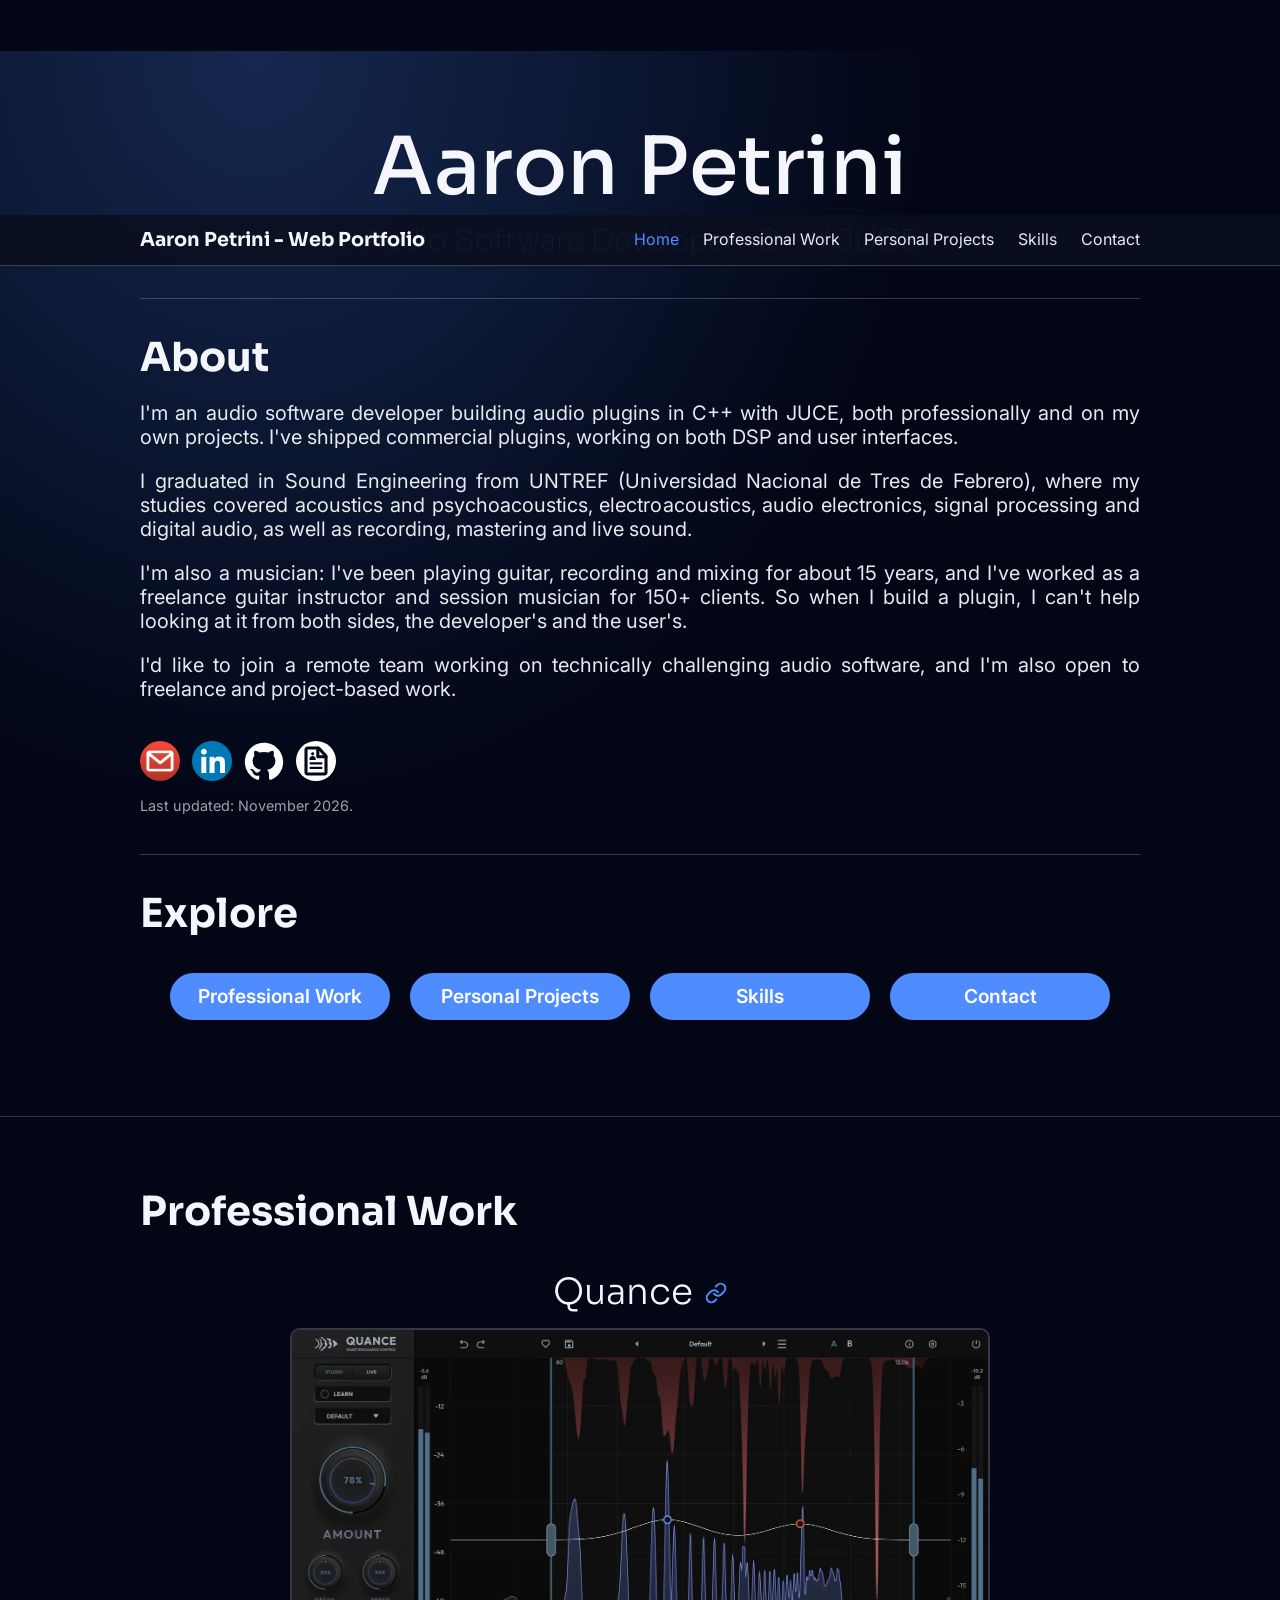
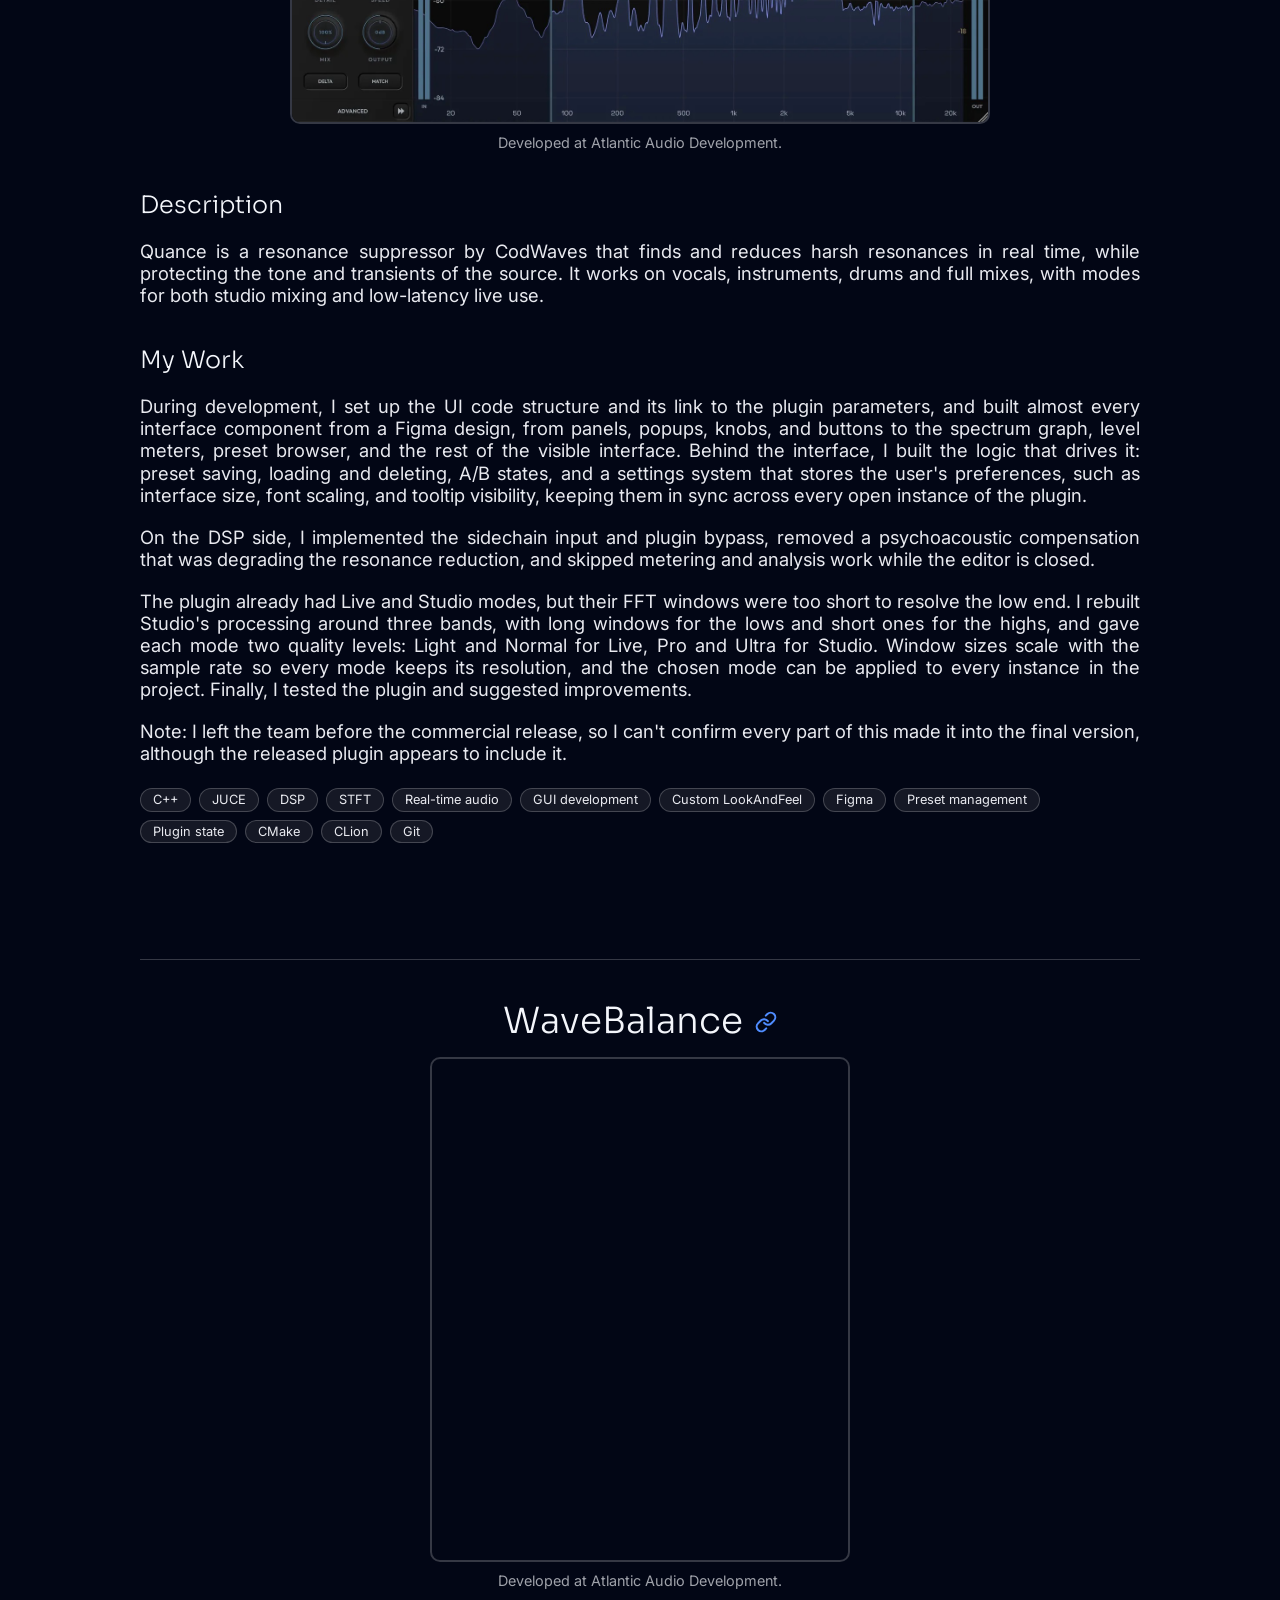
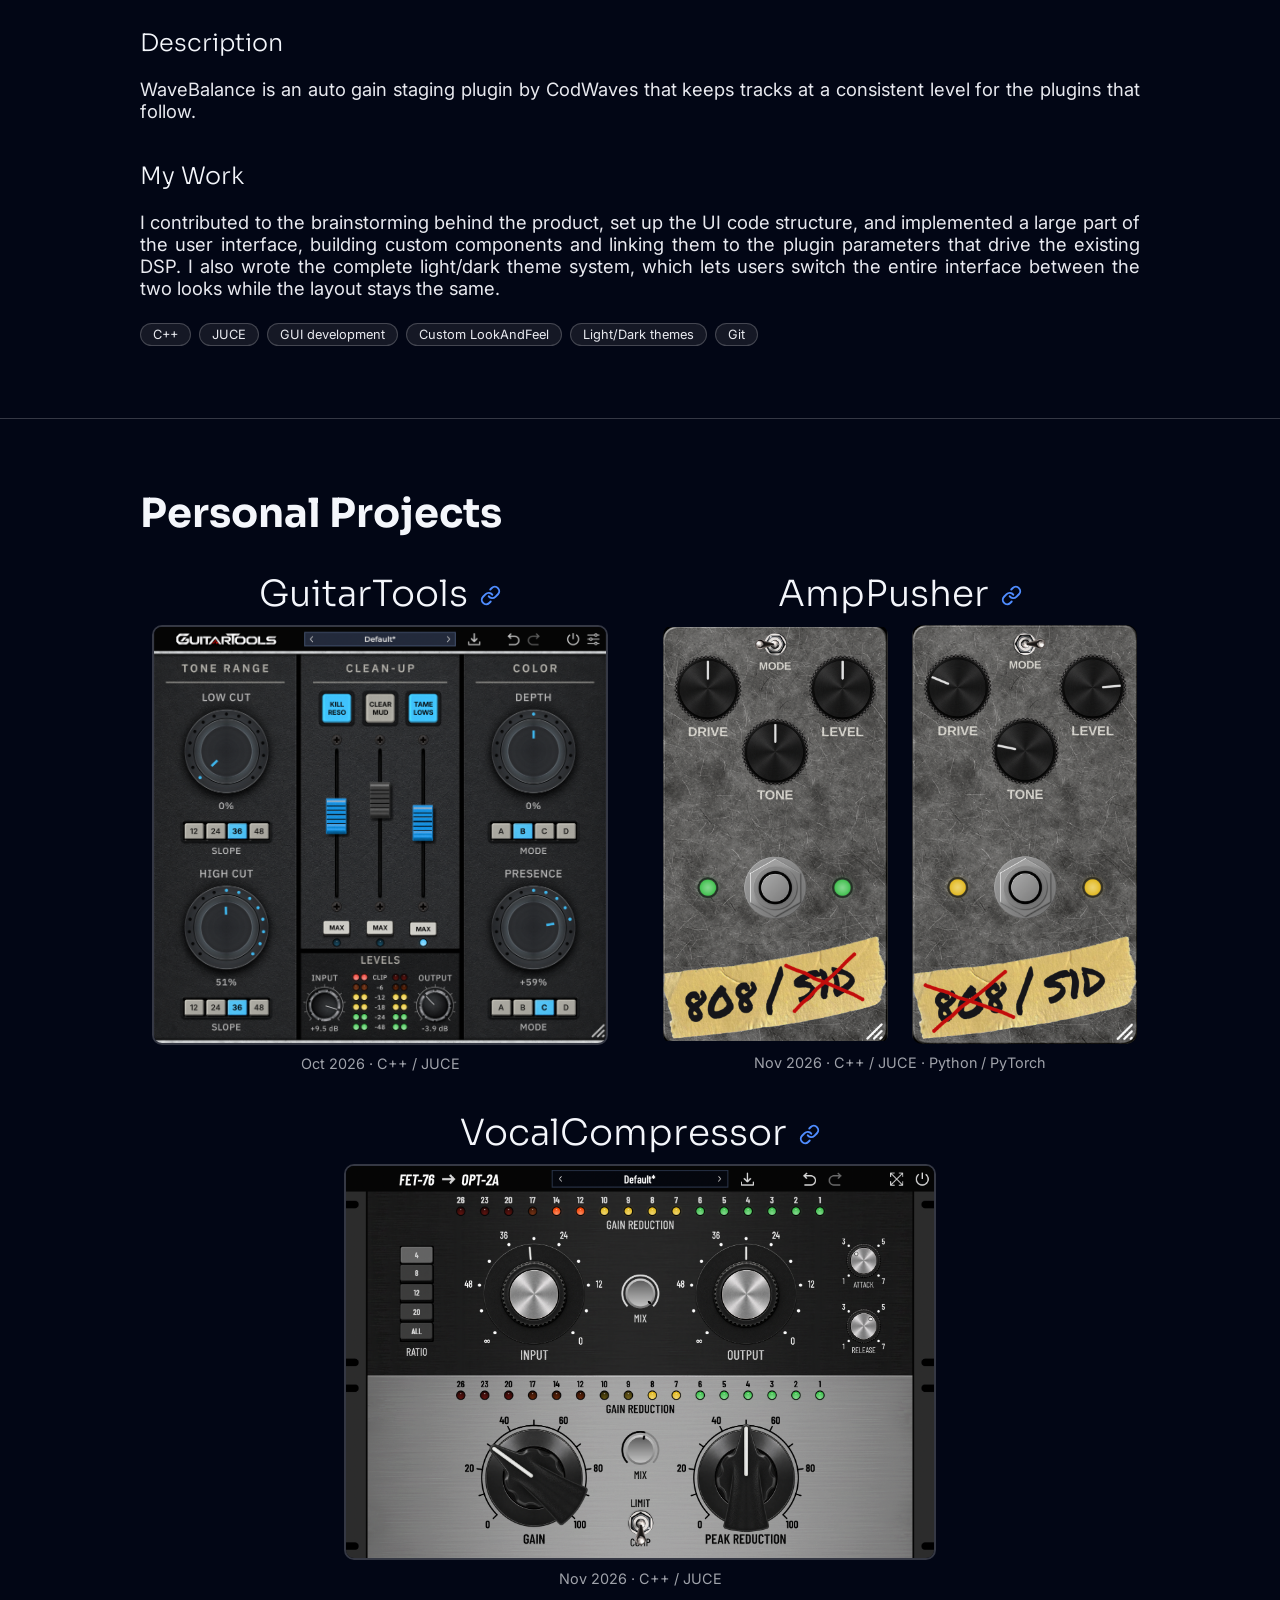
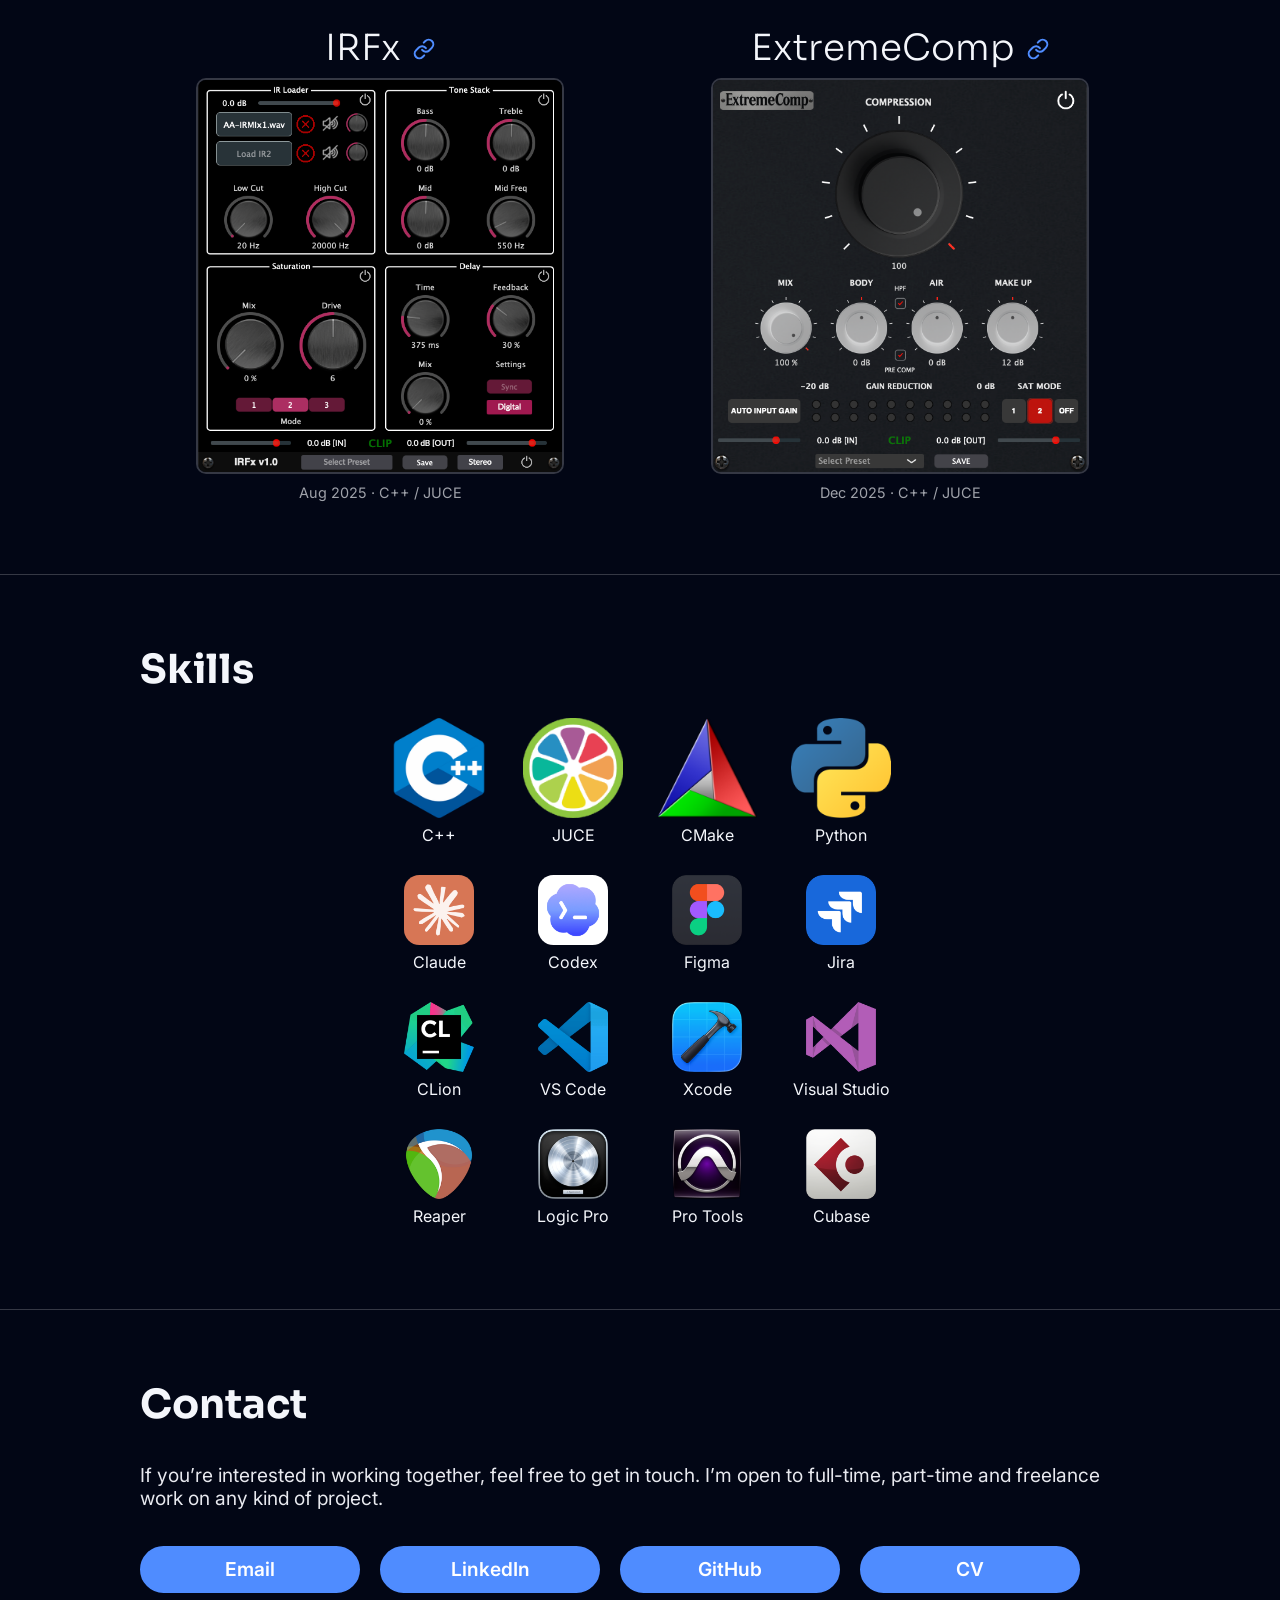
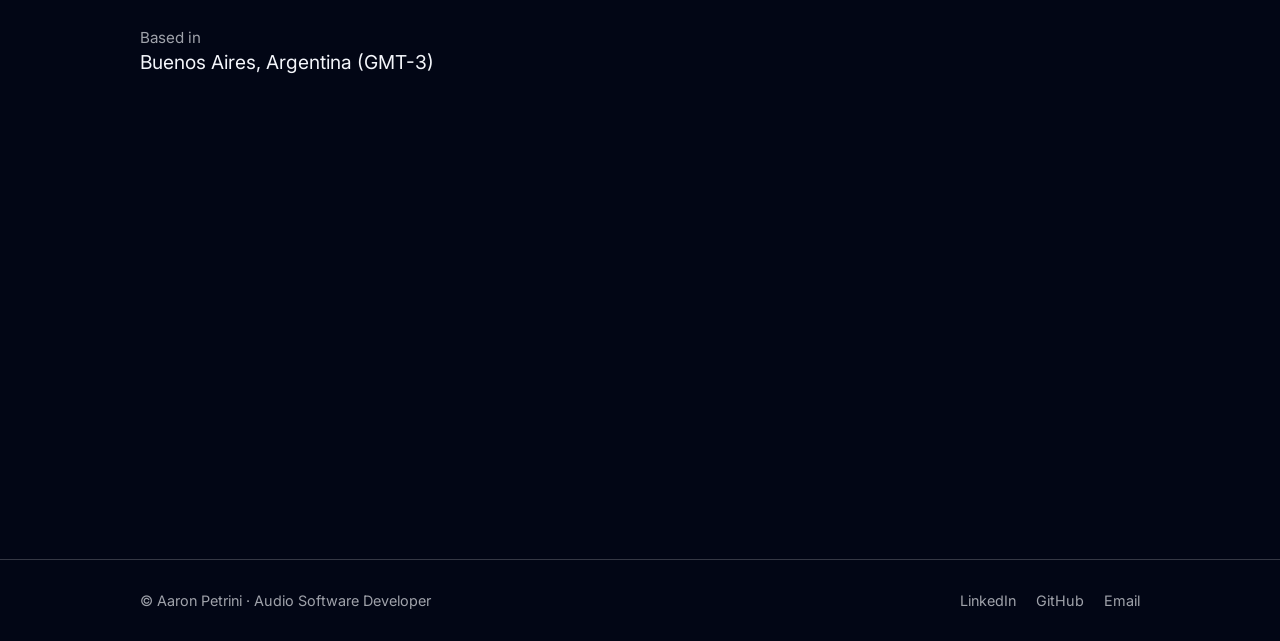
<file: index.html>
<!DOCTYPE html>
<html lang="en">
  <head>
    <meta charset="utf-8" />
    <title>Aaron Petrini — Audio Software Developer (C++ / JUCE)</title>
    <meta name="viewport" content="width=device-width, initial-scale=1" />
    <meta
      name="description"
      content="Aaron Petrini — audio software developer in Buenos Aires building audio plugins with C++ and JUCE. Open to remote teams and freelance work."
    />
    <meta name="robots" content="index, follow" />

    <link rel="preconnect" href="https://fonts.googleapis.com" />
    <link rel="preconnect" href="https://fonts.gstatic.com" crossorigin />
    <link
      href="https://fonts.googleapis.com/css2?family=Inter:wght@400;500;600;700&family=Sora:wght@600;700;800&display=swap"
      rel="stylesheet"
    />
    <link rel="stylesheet" href="style.css" />
  </head>
  <body>
    <header class="site-header">
      <div class="container header-inner">
        <a class="brand" href="#top">Aaron Petrini - Web Portfolio</a>
        <nav aria-label="Main">
          <a href="#home">Home</a>
          <a href="#work">Professional Work</a>
          <div class="nav-dropdown">
            <a href="#projects">Personal Projects</a>
            <div class="nav-menu">
              <a href="guitartools.html">GuitarTools</a>
              <a href="amppusher.html">AmpPusher</a>
              <a href="vocalcompressor.html">VocalCompressor</a>
              <a href="irfx.html">IRFx</a>
              <a href="extremecomp.html">ExtremeComp</a>
            </div>
          </div>
          <a href="#skills">Skills</a>
          <a href="#contact">Contact</a>
        </nav>
      </div>
    </header>

    <main id="top">
      <section id="home" class="hero">
        <div class="container">
          <h1>Aaron Petrini</h1>
          <p class="role">Audio Software Developer · C++ / JUCE</p>
          <div class="intro-card">
          <h2>About</h2>
          <!-- <p class="lead">Welcome to my portfolio! 💼</p> -->
          <p class="lead">I'm an audio software developer building audio plugins in C++ with JUCE, both professionally and on my own projects. I've shipped commercial plugins, working on both DSP and user interfaces.</p>
          <p class="lead">I graduated in Sound Engineering from UNTREF (Universidad Nacional de Tres de Febrero), where my studies covered acoustics and psychoacoustics, electroacoustics, audio electronics, signal processing and digital audio, as well as recording, mastering and live sound.</p>
          <p class="lead">I'm also a musician: I've been playing guitar, recording and mixing for about 15 years, and I've worked as a freelance guitar instructor and session musician for 150+ clients. So when I build a plugin, I can't help looking at it from both sides, the developer's and the user's.</p>
          <p class="lead">I'd like to join a remote team working on technically challenging audio software, and I'm also open to freelance and project-based work.</p>
          </div>
          <p class="quick-links-title"></p>
          <div class="social-icons">
            <a href="mailto:aaron.petrini96@gmail.com" aria-label="Email"><img src="images/mailCircle.png" alt="" /></a>
            <a href="https://www.linkedin.com/in/aaronpetrini/" aria-label="LinkedIn"><img src="images/circleLinkedin.png" alt="" /></a>
            <a href="https://github.com/aaronpetrini96" aria-label="GitHub"><img src="images/githubMark.svg" alt="" /></a>
            <a href="https://drive.google.com/file/d/1sniBaYMMDnfes6-jsnMOi0Qz1FKTEBkw/view?usp=sharing" aria-label="CV"><img src="images/cvCircle.svg" alt="" /></a>
          </div>
          <p class="last-updated">Last updated: November 2026.</p>
          <h2 class="explore-title">Explore</h2>
          <div class="button-row">
            <a class="btn btn-primary" href="#work">Professional Work</a>
            <a class="btn btn-primary" href="#projects">Personal Projects</a>
            <a class="btn btn-primary" href="#skills">Skills</a>
            <a class="btn btn-primary" href="#contact">Contact</a>
          </div>
          <!-- <a class="scroll-hint" href="#work">↓ Scroll down ↓</a> -->
        </div>
      </section>

      <section id="work" class="section">
        <div class="container">
          <h2>Professional Work</h2>
          <!-- <p class="section-intro">
            Commercial plugins I worked on, with my part in each.
          </p> -->

          <div class="grid">
            <article class="card card-plain">
              <div class="card-body">

                <h3><a href="https://codwaves.com/quance/" target="_blank" rel="noopener">Quance</a></h3>
                <a class="card-img-link" href="https://codwaves.com/quance/" target="_blank" rel="noopener"><img class="card-body-img" src="images/quance.png" alt="Quance plugin interface" /></a>
                <p class="image-caption">Developed at Atlantic Audio Development.</p>
                <h4 class="card-subtitle">Description</h4>
                <p>
                 Quance is a resonance suppressor by CodWaves that finds and reduces harsh resonances in real time, while protecting the tone and transients of the source. It works on vocals, instruments, drums and full mixes, with modes for both studio mixing and low-latency live use.
                </p>
                <h4 class="card-subtitle">My Work</h4>
                <p>
                  During development, I set up the UI code structure and its link to the plugin parameters, and built almost every interface component from a Figma design, from panels, popups, knobs, and buttons to the spectrum graph, level meters, preset browser, and the rest of the visible interface. Behind the interface, I built the logic that drives it: preset saving, loading and deleting, A/B states, and a settings system that stores the user's preferences, such as interface size, font scaling, and tooltip visibility, keeping them in sync across every open instance of the plugin.
                </p>
                <p>
                  On the DSP side, I implemented the sidechain input and plugin bypass, removed a psychoacoustic compensation that was degrading the resonance reduction, and skipped metering and analysis work while the editor is closed.
                </p>
                <p>
                  The plugin already had Live and Studio modes, but their FFT windows were too short to resolve the low end. I rebuilt Studio's processing around three bands, with long windows for the lows and short ones for the highs, and gave each mode two quality levels: Light and Normal for Live, Pro and Ultra for Studio. Window sizes scale with the sample rate so every mode keeps its resolution, and the chosen mode can be applied to every instance in the project. Finally, I tested the plugin and suggested improvements.
                </p>
                <p>
                  Note: I left the team before the commercial release, so I can't confirm every part of this made it into the final version, although the released plugin appears to include it.
                </p>
                <ul class="chips">
                  <li>C++</li>
                  <li>JUCE</li>
                  <li>DSP</li>
                  <li>STFT</li>
                  <li>Real-time audio</li>
                  <li>GUI development</li>
                  <li>Custom LookAndFeel</li>
                  <li>Figma</li>
                  <li>Preset management</li>
                  <li>Plugin state</li>
                  <li>CMake</li>
                  <li>CLion</li>
                  <li>Git</li>
                </ul>
              </div>
            </article>

            <hr class="divider" />

            <article class="card card-plain">
              <div class="card-body">
                <h3><a href="https://codwaves.com/wavebalance/" target="_blank" rel="noopener">WaveBalance</a></h3>
                <a class="card-img-link image-pair" href="https://codwaves.com/wavebalance/" target="_blank" rel="noopener">
                  <img class="pair-img" src="images/wavebalance-light.jpg" alt="WaveBalance plugin interface, light theme" />
                  <img class="pair-img" src="images/wavebalance-dark.jpg" alt="WaveBalance plugin interface, dark theme" />
                </a>
                <p class="image-caption">Developed at Atlantic Audio Development.</p>
                <h4 class="card-subtitle">Description</h4>
                <p>
                  WaveBalance is an auto gain staging plugin by CodWaves that keeps tracks at a consistent level for the plugins that follow.
                </p>
                <h4 class="card-subtitle">My Work</h4>
                <p>
                  I contributed to the brainstorming behind the product, set up the UI code structure, and implemented a large part of the user interface, building custom components and linking them to the plugin parameters that drive the existing DSP.
                  I also wrote the complete light/dark theme system, which lets users switch the entire interface between the two looks while the layout stays the same.
                </p>
                <ul class="chips">
                  <li>C++</li>
                  <li>JUCE</li>
                  <li>GUI development</li>
                  <li>Custom LookAndFeel</li>
                  <li>Light/Dark themes</li>
                  <li>Git</li>
                </ul>
              </div>
            </article>

            

            <!--
            <article class="card">
              <img src="images/playbeat4.svg" alt="Playbeat 4 plugin interface" />
              <div class="card-body">
                <p class="card-meta">Audiomodern</p>
                <h3>Playbeat 4</h3>
                <p>
                  Worked on the UI of the FX section, plus smaller UI
                  corrections across the plugin.
                </p>
              </div>
            </article>

            <article class="card">
              <img src="images/riffer4.svg" alt="Riffer 4 plugin interface" />
              <div class="card-body">
                <p class="card-meta">Audiomodern</p>
                <h3>Riffer 4</h3>
                <p>
                  UI changes, and corrections to the DSP of features that were
                  already implemented.
                </p>
              </div>
            </article>
            -->
          </div>
        </div>
      </section>

      <section id="projects" class="section">
        <div class="container">
          <h2>Personal Projects</h2>
          <!-- <p class="section-intro">Plugins I designed and built on my own. Click on any project to learn more.</p> -->
          <!-- <p class="section-intro">Click a plugin to see its features, demo and source code.</p> -->

          <div class="grid">
            <article class="card card-plain">
              <div class="card-body">
                <h3><a href="guitartools.html">GuitarTools</a></h3>
                <!-- <p class="image-caption">All-in-one toolbox for mixing modern electric guitars.</p> -->
                <a class="card-img-link" href="guitartools.html"><img class="card-body-img" src="images/guitartools.png" alt="GuitarTools plugin interface" /></a>
                <p class="image-caption">Oct 2026 · C++ / JUCE</p>
              </div>
            </article>

            <article class="card card-plain">
              <div class="card-body">
                <h3><a href="amppusher.html">AmpPusher</a></h3>
                <a class="card-img-link pedal-pair" href="amppusher.html">
                  <img class="card-body-img" src="images/AmpPusherGreen.png" alt="AmpPusher green unit" />
                  <img class="card-body-img" src="images/AmpPusherYellow.png" alt="AmpPusher yellow unit" />
                </a>
                <p class="image-caption">Nov 2026 · C++ / JUCE · Python / PyTorch</p>
              </div>
            </article>

            <article class="card card-plain card-wide">
              <div class="card-body">
                <h3><a href="vocalcompressor.html">VocalCompressor</a></h3>
                <!-- <p class="image-caption">Dual-stage compressor with a swappable processing order.</p> -->
                <a class="card-img-link" href="vocalcompressor.html"><img class="card-body-img" src="images/vocalcompressor.png" alt="VocalCompressor plugin interface" /></a>
                <p class="image-caption">Nov 2026 · C++ / JUCE</p>
              </div>
            </article>

            <article class="card card-plain">
              <div class="card-body">
                <h3><a href="irfx.html">IRFx</a></h3>
                <!-- <p class="image-caption">IR loader with extended processing features.</p> -->
                <a class="card-img-link" href="irfx.html"><img class="card-body-img" src="images/irfx.png" alt="IRFx plugin interface" /></a>
                <p class="image-caption">Aug 2025 · C++ / JUCE</p>
              </div>
            </article>

            <article class="card card-plain">
              <div class="card-body">
                <h3><a href="extremecomp.html">ExtremeComp</a></h3>
                <!-- <p class="image-caption">Aggressive compressor with extended processing features.</p> -->
                <a class="card-img-link" href="extremecomp.html"><img class="card-body-img" src="images/extremecomp.png" alt="ExtremeComp plugin interface" /></a>
                <p class="image-caption">Dec 2025 · C++ / JUCE</p>
              </div>
            </article>
          </div>
        </div>
      </section>

      <!--
      <section id="skills" class="section">
        <div class="container">
          <h2>Skills</h2>
          <h3 class="skills-title">Main Tools</h3>
          <ul class="skills-grid">
            <li><img src="images/skills/cpp.png" alt="" />C++</li>
            <li><img src="images/skills/juce.png" alt="" />JUCE</li>
            <li><img src="images/skills/cmake.png" alt="" />CMake</li>
            <li><img src="images/skills/github.png" alt="" />GitHub</li>
          </ul>
          <h3 class="skills-title">Also Worked With</h3>
          <ul class="skills-grid">
            <li><img src="images/skills/python.png" alt="" />Python</li>
            <li><img src="images/skills/matlab.png" alt="" />MATLAB</li>
          </ul>
          <h3 class="skills-title">Workflow Tools</h3>
          <ul class="skills-grid">
            <li><img src="images/skills/figma.png" alt="" />Figma</li>
            <li><img src="images/skills/jira.png" alt="" />Jira</li>
            <li><img src="images/skills/trello.png" alt="" />Trello</li>
          </ul>
          <h3 class="skills-title">Music Production</h3>
          <ul class="skills-grid">
            <li><img src="images/skills/logic.png" alt="" />Logic Pro</li>
            <li><img src="images/skills/reaper.png" alt="" />Reaper</li>
            <li><img src="images/skills/cubase.png" alt="" />Cubase</li>
            <li><img src="images/skills/protools.png" alt="" />Pro Tools</li>
          </ul>
          <h3 class="skills-title">General Software Tools</h3>
          <ul class="skills-grid">
            <li><img src="images/skills/autocad.png" alt="" />AutoCAD (2D)</li>
            <li><img src="images/skills/finalcut.png" alt="" />Final Cut Pro</li>
          </ul>
          <h3 class="skills-title">Office Tools</h3>
          <ul class="skills-grid">
            <li><img src="images/skills/office.png" alt="" />Excel &amp; Word</li>
          </ul>
        </div>
      </section>
      -->

      <section id="skills" class="section">
        <div class="container">
          <h2>Skills</h2>
          <ul class="hero-tools hero-tools-main">
            <li><img src="images/skills/cpp.png" alt="" />C++</li>
            <li><img src="images/skills/juce.png" alt="" />JUCE</li>
            <li><img src="images/skills/cmake.png" alt="" />CMake</li>
            <li><img src="images/skills/python.png" alt="" />Python</li>
          </ul>
          <ul class="hero-tools hero-tools-mid">
            <!-- <li><img src="images/skills/matlab.png" alt="MATLAB" title="MATLAB" /></li> -->
            <!-- <li><img src="images/skills/pytorch.png" alt="" />PyTorch</li> -->
            <li><img class="rounded-icon" src="images/skills/claude.png" alt="" />Claude</li>
            <li><img class="rounded-icon" src="images/skills/codex.png" alt="" />Codex</li>
            <li><img src="images/skills/figma.png" alt="" />Figma</li>
            <li><img src="images/skills/jira.png" alt="" />Jira</li>
          </ul>
          <ul class="hero-tools hero-tools-mid">
            <li><img src="images/skills/clion.png" alt="" />CLion</li>
            <li><img src="images/skills/vscode.png" alt="" />VS Code</li>
            <li><img src="images/skills/xcode.png" alt="" />Xcode</li>
            <li><img src="images/skills/visualstudio.png" alt="" />Visual Studio</li>
          </ul>
          <ul class="hero-tools">
            <li><img src="images/skills/reaper.png" alt="" />Reaper</li>
            <li><img src="images/skills/logic.png" alt="" />Logic Pro</li>
            <li><img src="images/skills/protools.png" alt="" />Pro Tools</li>
            <li><img src="images/skills/cubase.png" alt="" />Cubase</li>
          </ul>
        </div>
      </section>

      <section id="contact" class="section">
        <div class="container">
          <h2>Contact</h2>
          <p class="section-intro">
            If you’re interested in working together, feel free to get in touch. I’m open to full-time, part-time and freelance work on any kind of project.
          </p>
          <div class="button-row contact-buttons">
            <a class="btn btn-primary" href="mailto:aaron.petrini96@gmail.com">Email</a>
            <a class="btn btn-primary" href="https://www.linkedin.com/in/aaronpetrini/" target="_blank" rel="noopener">LinkedIn</a>
            <a class="btn btn-primary" href="https://github.com/aaronpetrini96" target="_blank" rel="noopener">GitHub</a>
            <a class="btn btn-primary" href="https://drive.google.com/file/d/1sIdfolng_JR68kVgmeixpxnDwue-DQrF/view?usp=sharing" target="_blank" rel="noopener">CV</a>
          </div>
          <dl class="contact-details">
            <dt>Based in</dt>
            <dd>Buenos Aires, Argentina (GMT-3)</dd>
          </dl>
        </div>
      </section>
    </main>

    <footer class="site-footer">
      <div class="container footer-inner">
        <span>© Aaron Petrini · Audio Software Developer</span>
        <nav class="footer-links" aria-label="Footer">
          <a href="https://www.linkedin.com/in/aaronpetrini/" target="_blank" rel="noopener">LinkedIn</a>
          <a href="https://github.com/aaronpetrini96" target="_blank" rel="noopener">GitHub</a>
          <a href="mailto:aaron.petrini96@gmail.com">Email</a>
        </nav>
      </div>
    </footer>
    <script>
      const navLinks = document.querySelectorAll(".site-header nav a");
      const observer = new IntersectionObserver(
        (entries) => {
          entries.forEach((entry) => {
            if (!entry.isIntersecting) return;
            navLinks.forEach((link) =>
              link.classList.toggle("active", link.hash === "#" + entry.target.id)
            );
          });
        },
        { rootMargin: "-40% 0px -55% 0px" }
      );
      document.querySelectorAll("main section[id]").forEach((section) => observer.observe(section));
    </script>
  </body>
</html>
</file>
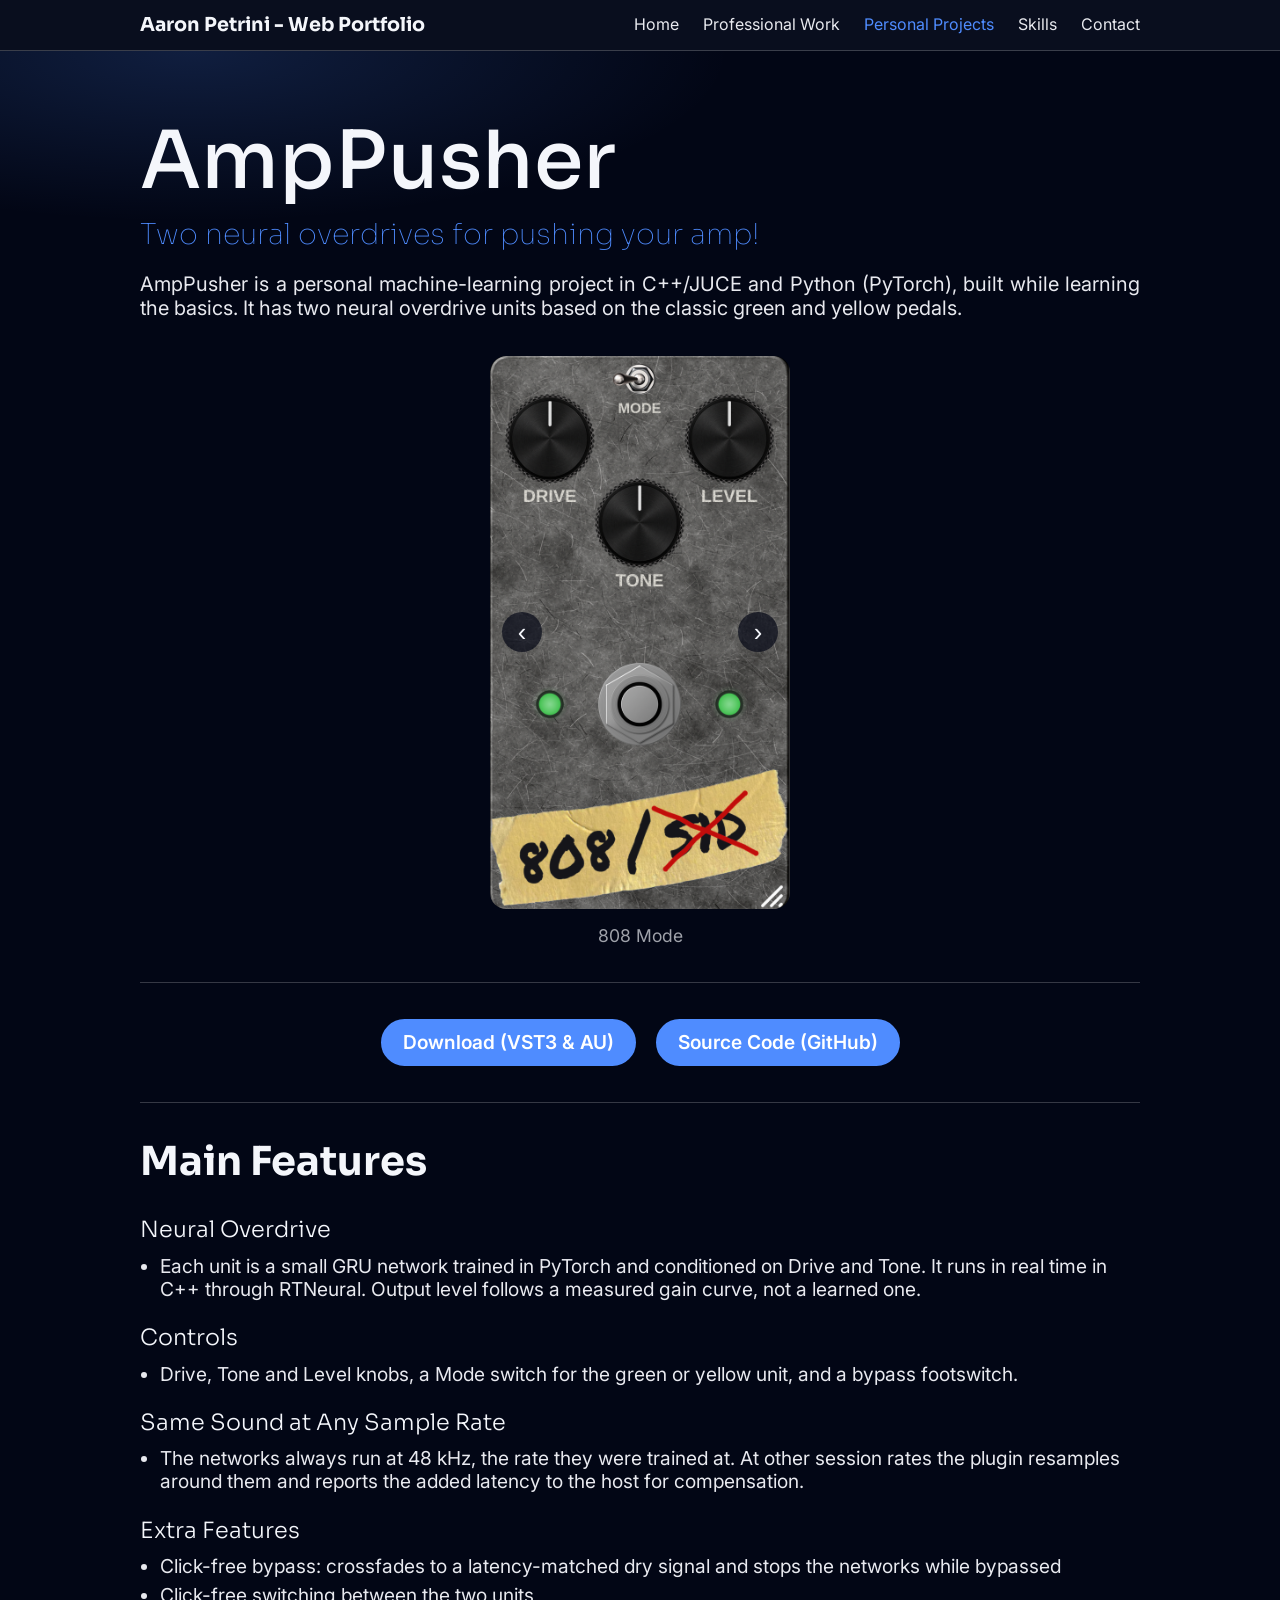
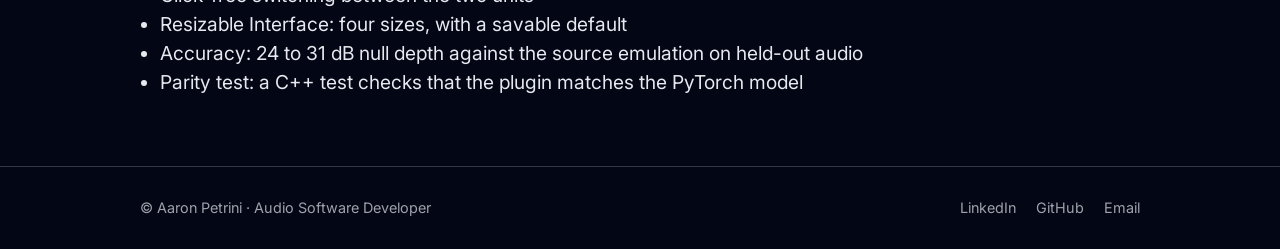
<file: amppusher.html>
<!DOCTYPE html>
<html lang="en">
  <head>
    <meta charset="utf-8" />
    <title>AmpPusher — Aaron Petrini</title>
    <meta name="viewport" content="width=device-width, initial-scale=1" />
    <meta name="description" content="AmpPusher: two neural overdrives for pushing your amp. A personal machine-learning plugin project by Aaron Petrini, built with C++/JUCE and Python (PyTorch)." />
    <meta name="robots" content="index, follow" />
    <link rel="preconnect" href="https://fonts.googleapis.com" />
    <link rel="preconnect" href="https://fonts.gstatic.com" crossorigin />
    <link href="https://fonts.googleapis.com/css2?family=Inter:wght@400;500;600;700&family=Sora:wght@600;700;800&display=swap" rel="stylesheet" />
    <link rel="stylesheet" href="style.css" />
  </head>
  <body>
    <header class="site-header">
      <div class="container header-inner">
        <a class="brand" href="index.html">Aaron Petrini - Web Portfolio</a>
        <nav aria-label="Main">
          <a href="index.html#home">Home</a>
          <a href="index.html#work">Professional Work</a>
          <div class="nav-dropdown">
            <a href="index.html#projects" class="active">Personal Projects</a>
            <div class="nav-menu">
              <a href="guitartools.html">GuitarTools</a>
              <a href="amppusher.html" class="active" aria-current="page">AmpPusher</a>
              <a href="vocalcompressor.html">VocalCompressor</a>
              <a href="irfx.html">IRFx</a>
              <a href="extremecomp.html">ExtremeComp</a>
            </div>
          </div>
          <a href="index.html#skills">Skills</a>
          <a href="index.html#contact">Contact</a>
        </nav>
      </div>
    </header>

    <main>
      <section class="project-hero">
        <div class="container">
          <h1>AmpPusher</h1>
          <p class="role">Two neural overdrives for pushing your amp!</p>
          <p class="lead">AmpPusher is a personal machine-learning project in C++/JUCE and Python (PyTorch), built while learning the basics. It has two neural overdrive units based on the classic green and yellow pedals.</p>
        </div>
      </section>

      <section class="section section-plain">
        <div class="container">
          <div class="carousel carousel-narrow">
            <img class="project-image is-active" src="images/AmpPusherGreen.png" data-caption="808 Mode" alt="AmpPusher green unit" />
            <img class="project-image" src="images/AmpPusherYellow.png" data-caption="S1D Mode" alt="AmpPusher yellow unit" />
            <button class="carousel-btn carousel-prev" type="button" aria-label="Previous image">&lsaquo;</button>
            <button class="carousel-btn carousel-next" type="button" aria-label="Next image">&rsaquo;</button>
          </div>
          <p class="meta carousel-caption">Green unit</p>
          <hr class="divider" />
          <div class="button-row">
            <!-- <a class="btn btn-primary" href="https://drive.google.com/file/d/1iEf8OdnVBNuNCwL6C5-MkCe1OtJR_9VS/view?usp=sharing" target="_blank" rel="noopener">Plugin Demo</a> -->
            <a class="btn btn-primary" href="https://drive.google.com/drive/folders/1grK4Sr-UZ2drds78x3eGPBlKPVWylGPl?usp=sharing" target="_blank" rel="noopener">Download (VST3 &amp; AU)</a>
            <a class="btn btn-primary" href="https://github.com/aaronpetrini96/AmpPusher" target="_blank" rel="noopener">Source Code (GitHub)</a>
          </div>
          <hr class="divider" />
        </div>
      </section>

      <section class="section section-plain">
        <div class="container">
          <h2>Main Features</h2>
          <div class="feature-grid feature-list">
          <div class="feature-group">
            <h3>Neural Overdrive</h3>
            <ul>
              <li>Each unit is a small GRU network trained in PyTorch and conditioned on Drive and Tone. It runs in real time in C++ through RTNeural. Output level follows a measured gain curve, not a learned one.</li>
            </ul>
          </div>
          <div class="feature-group">
            <h3>Controls</h3>
            <ul>
              <li>Drive, Tone and Level knobs, a Mode switch for the green or yellow unit, and a bypass footswitch.</li>
            </ul>
          </div>
          <div class="feature-group">
            <h3>Same Sound at Any Sample Rate</h3>
            <ul>
              <li>The networks always run at 48 kHz, the rate they were trained at. At other session rates the plugin resamples around them and reports the added latency to the host for compensation.</li>
            </ul>
          </div>
          <div class="feature-group">
            <h3>Extra Features</h3>
            <ul>
              <li>Click-free bypass: crossfades to a latency-matched dry signal and stops the networks while bypassed</li>
              <li>Click-free switching between the two units</li>
              <li>Resizable Interface: four sizes, with a savable default</li>
              <li>Accuracy: 24 to 31 dB null depth against the source emulation on held-out audio</li>
              <li>Parity test: a C++ test checks that the plugin matches the PyTorch model</li>
            </ul>
          </div>
          </div>
        </div>
      </section>
    </main>

    <footer class="site-footer">
      <div class="container footer-inner">
        <span>© Aaron Petrini · Audio Software Developer</span>
        <nav class="footer-links" aria-label="Footer">
          <a href="https://www.linkedin.com/in/aaronpetrini/" target="_blank" rel="noopener">LinkedIn</a>
          <a href="https://github.com/aaronpetrini96" target="_blank" rel="noopener">GitHub</a>
          <a href="mailto:aaron.petrini96@gmail.com">Email</a>
        </nav>
      </div>
    </footer>
    <script src="carousel.js"></script>
  </body>
</html>
</file>
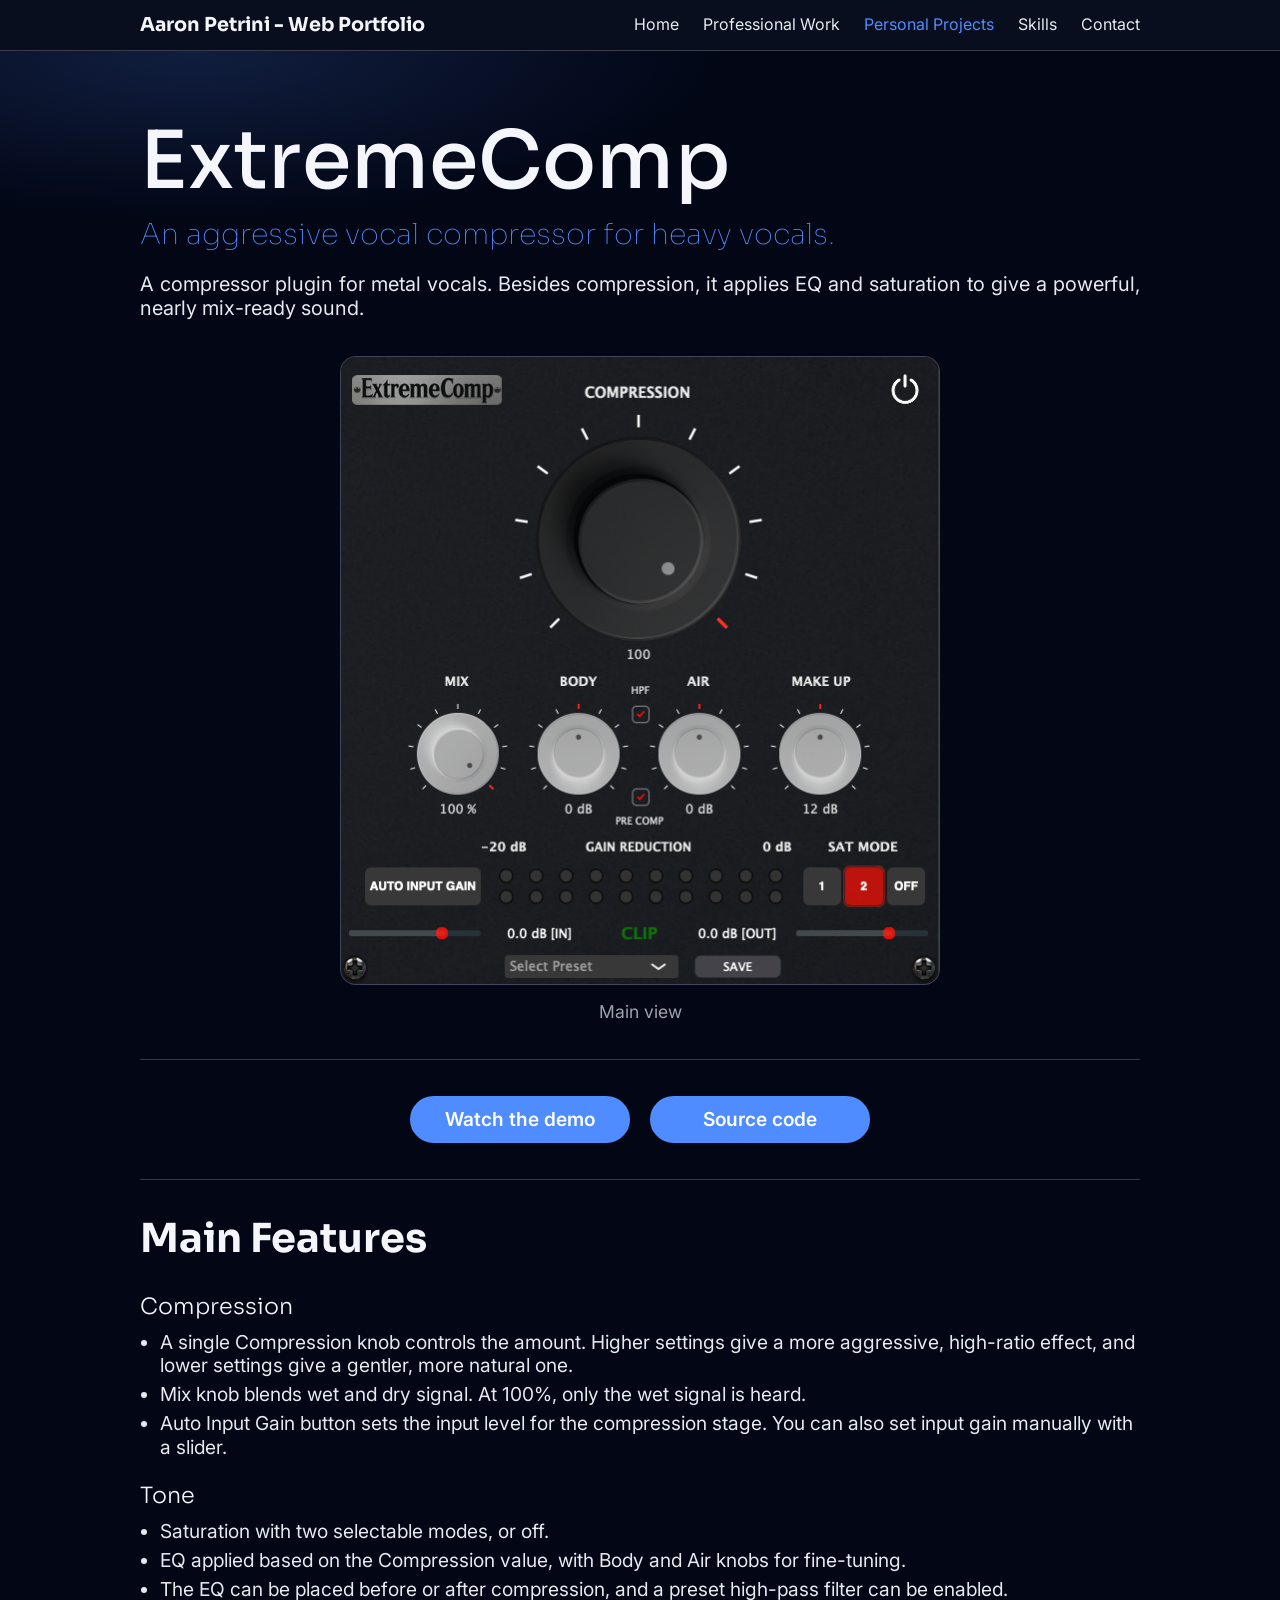
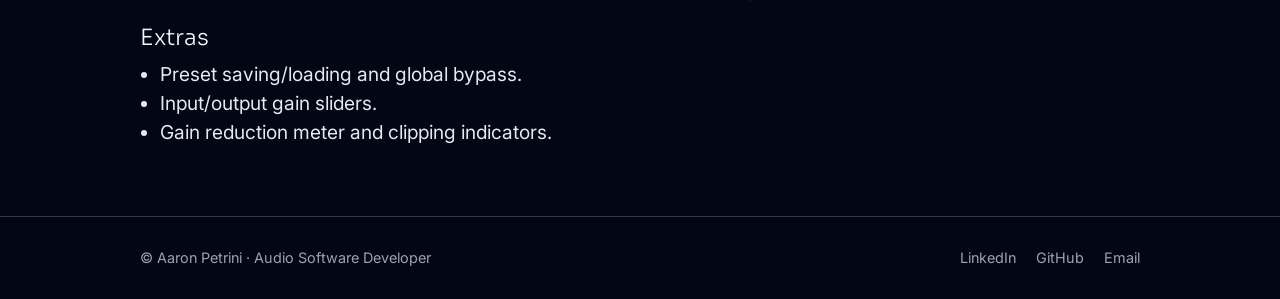
<file: extremecomp.html>
<!DOCTYPE html>
<html lang="en">
  <head>
    <meta charset="utf-8" />
    <title>ExtremeComp — Aaron Petrini</title>
    <meta name="viewport" content="width=device-width, initial-scale=1" />
    <meta name="description" content="ExtremeComp: An aggressive vocal compressor for heavy vocals. A personal audio plugin project by Aaron Petrini, built with C++ and JUCE." />
    <meta name="robots" content="index, follow" />
    <link rel="preconnect" href="https://fonts.googleapis.com" />
    <link rel="preconnect" href="https://fonts.gstatic.com" crossorigin />
    <link href="https://fonts.googleapis.com/css2?family=Inter:wght@400;500;600;700&family=Sora:wght@600;700;800&display=swap" rel="stylesheet" />
    <link rel="stylesheet" href="style.css" />
  </head>
  <body>
    <header class="site-header">
      <div class="container header-inner">
        <a class="brand" href="index.html">Aaron Petrini - Web Portfolio</a>
        <nav aria-label="Main">
          <a href="index.html#home">Home</a>
          <a href="index.html#work">Professional Work</a>
          <div class="nav-dropdown">
            <a href="index.html#projects" class="active">Personal Projects</a>
            <div class="nav-menu">
              <a href="guitartools.html">GuitarTools</a>
              <a href="amppusher.html">AmpPusher</a>
              <a href="vocalcompressor.html">VocalCompressor</a>
              <a href="irfx.html">IRFx</a>
              <a href="extremecomp.html" class="active" aria-current="page">ExtremeComp</a>
            </div>
          </div>
          <a href="index.html#skills">Skills</a>
          <a href="index.html#contact">Contact</a>
        </nav>
      </div>
    </header>

    <main>
      <section class="project-hero">
        <div class="container">
          <h1>ExtremeComp</h1>
          <p class="role">An aggressive vocal compressor for heavy vocals.</p>
          <p class="lead">A compressor plugin for metal vocals. Besides compression, it applies EQ and saturation to give a powerful, nearly mix-ready sound.</p>
        </div>
      </section>

      <section class="section section-plain">
        <div class="container">
          <div class="carousel">
            <img class="project-image is-active" src="images/extremecomp.png" data-caption="Main view" alt="ExtremeComp main view" />
          </div>
          <p class="meta carousel-caption">Main view</p>
          <hr class="divider" />
          <div class="button-row">
            <a class="btn btn-primary" href="https://www.linkedin.com/posts/aaronpetrini_id-like-to-share-another-personal-project-activity-7413302597815771136-ACwn" target="_blank" rel="noopener">Watch the demo</a>
            <a class="btn btn-primary" href="https://github.com/aaronpetrini96/ExtremeCompressor" target="_blank" rel="noopener">Source code</a>
          </div>
          <hr class="divider" />
        </div>
      </section>

      <section class="section section-plain">
        <div class="container">
          <h2>Main Features</h2>
          <div class="feature-grid feature-list">
          <div class="feature-group">
            <h3>Compression</h3>
            <ul>
              <li>A single Compression knob controls the amount. Higher settings give a more aggressive, high-ratio effect, and lower settings give a gentler, more natural one.</li>
              <li>Mix knob blends wet and dry signal. At 100%, only the wet signal is heard.</li>
              <li>Auto Input Gain button sets the input level for the compression stage. You can also set input gain manually with a slider.</li>
            </ul>
          </div>
          <div class="feature-group">
            <h3>Tone</h3>
            <ul>
              <li>Saturation with two selectable modes, or off.</li>
              <li>EQ applied based on the Compression value, with Body and Air knobs for fine-tuning.</li>
              <li>The EQ can be placed before or after compression, and a preset high-pass filter can be enabled.</li>
            </ul>
          </div>
          <div class="feature-group">
            <h3>Extras</h3>
            <ul>
              <li>Preset saving/loading and global bypass.</li>
              <li>Input/output gain sliders.</li>
              <li>Gain reduction meter and clipping indicators.</li>
            </ul>
          </div>
          </div>
        </div>
      </section>
    </main>

    <footer class="site-footer">
      <div class="container footer-inner">
        <span>© Aaron Petrini · Audio Software Developer</span>
        <nav class="footer-links" aria-label="Footer">
          <a href="https://www.linkedin.com/in/aaronpetrini/" target="_blank" rel="noopener">LinkedIn</a>
          <a href="https://github.com/aaronpetrini96" target="_blank" rel="noopener">GitHub</a>
          <a href="mailto:aaron.petrini96@gmail.com">Email</a>
        </nav>
      </div>
    </footer>
    <script src="carousel.js"></script>
  </body>
</html>
</file>
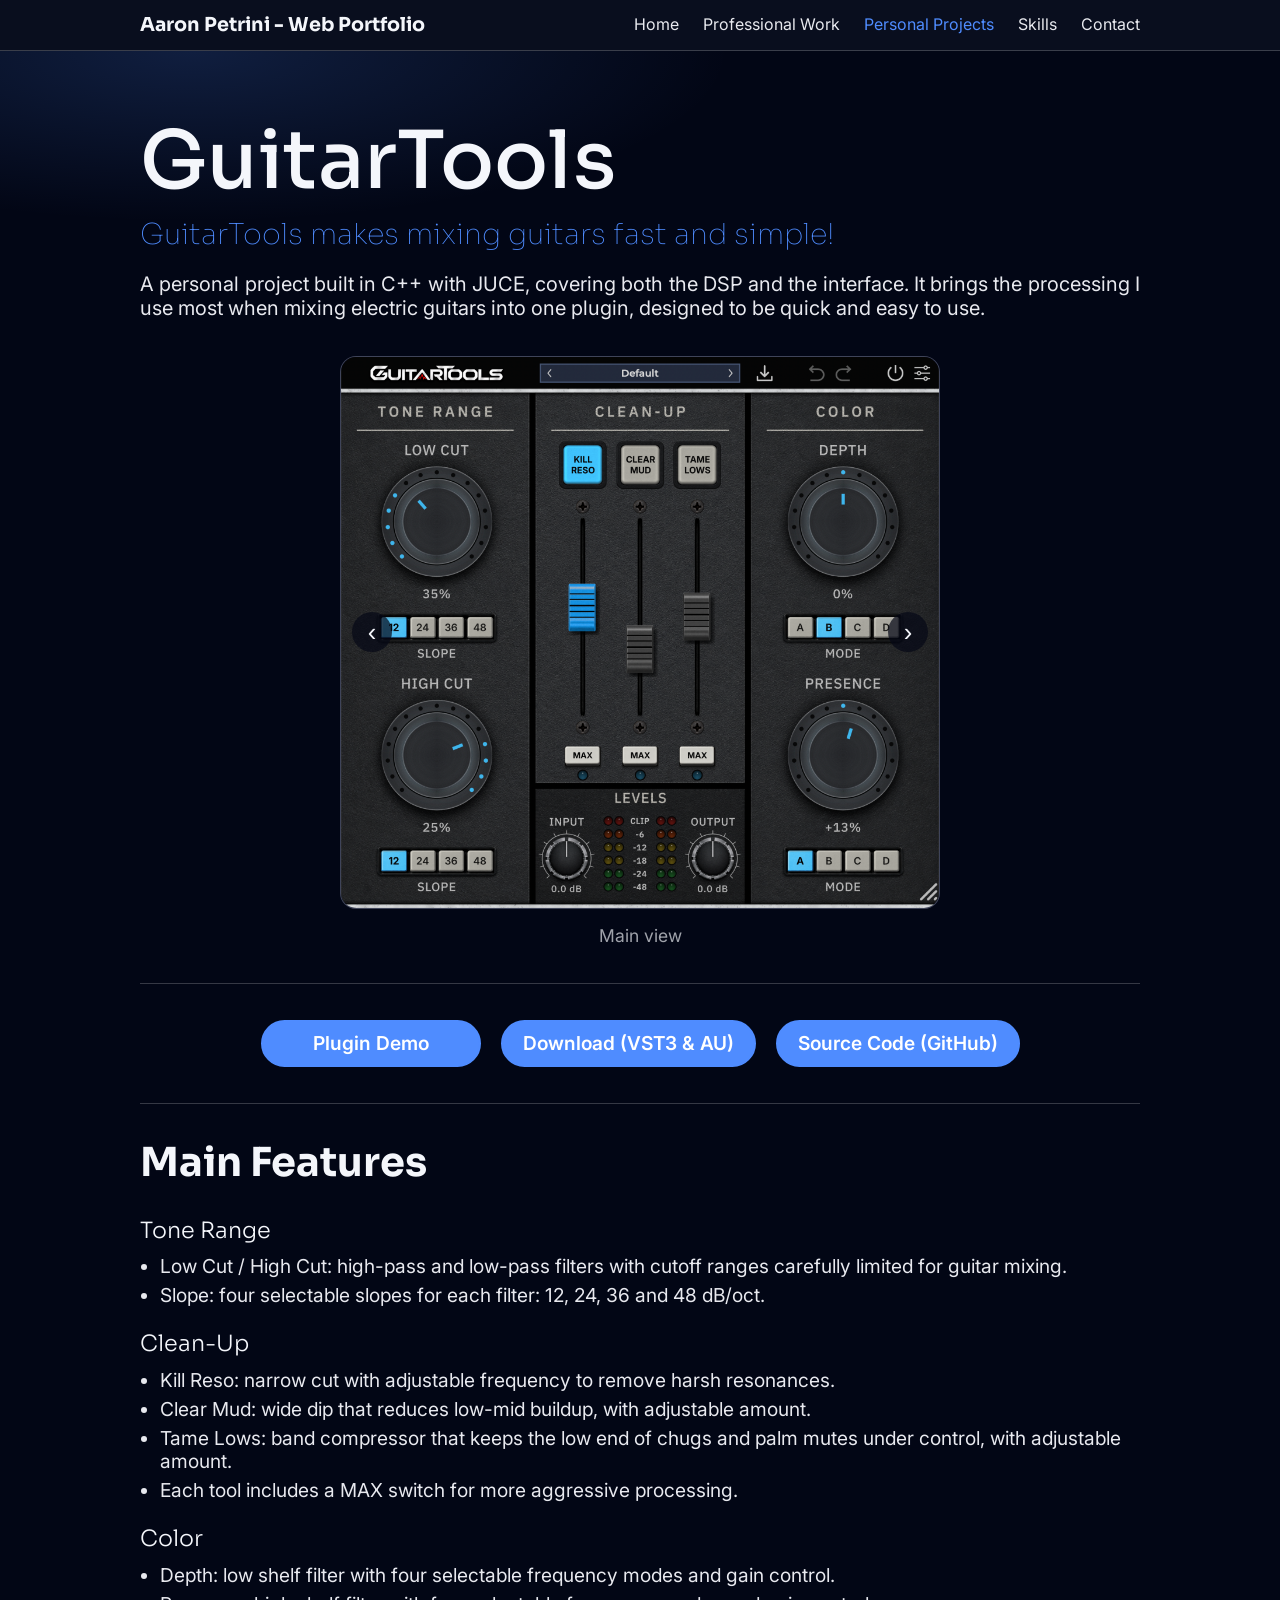
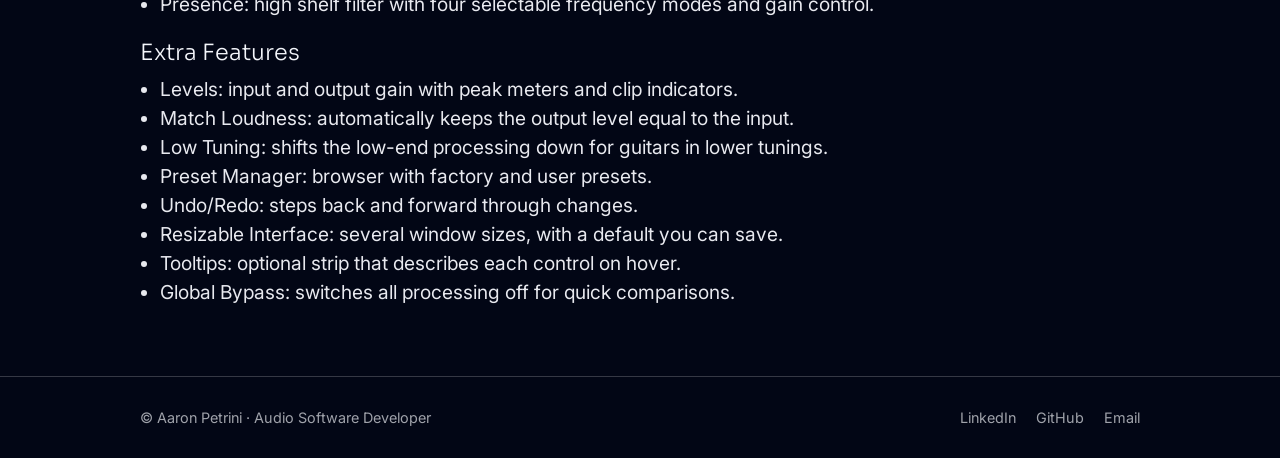
<file: guitartools.html>
<!DOCTYPE html>
<html lang="en">
  <head>
    <meta charset="utf-8" />
    <title>GuitarTools — Aaron Petrini</title>
    <meta name="viewport" content="width=device-width, initial-scale=1" />
    <meta name="description" content="GuitarTools: GuitarTools makes mixing guitars fast and simple. A personal audio plugin project by Aaron Petrini, built with C++ and JUCE." />
    <meta name="robots" content="index, follow" />
    <link rel="preconnect" href="https://fonts.googleapis.com" />
    <link rel="preconnect" href="https://fonts.gstatic.com" crossorigin />
    <link href="https://fonts.googleapis.com/css2?family=Inter:wght@400;500;600;700&family=Sora:wght@600;700;800&display=swap" rel="stylesheet" />
    <link rel="stylesheet" href="style.css" />
  </head>
  <body>
    <header class="site-header">
      <div class="container header-inner">
        <a class="brand" href="index.html">Aaron Petrini - Web Portfolio</a>
        <nav aria-label="Main">
          <a href="index.html#home">Home</a>
          <a href="index.html#work">Professional Work</a>
          <div class="nav-dropdown">
            <a href="index.html#projects" class="active">Personal Projects</a>
            <div class="nav-menu">
              <a href="guitartools.html" class="active" aria-current="page">GuitarTools</a>
              <a href="amppusher.html">AmpPusher</a>
              <a href="vocalcompressor.html">VocalCompressor</a>
              <a href="irfx.html">IRFx</a>
              <a href="extremecomp.html">ExtremeComp</a>
            </div>
          </div>
          <a href="index.html#skills">Skills</a>
          <a href="index.html#contact">Contact</a>
        </nav>
      </div>
    </header>

    <main>
      <section class="project-hero">
        <div class="container">
          <h1>GuitarTools</h1>
          <p class="role">GuitarTools makes mixing guitars fast and simple!</p>
          <p class="lead">A personal project built in C++ with JUCE, covering both the DSP and the interface. It brings the processing I use most when mixing electric guitars into one plugin, designed to be quick and easy to use.</p>
        </div>
      </section>

      <section class="section section-plain">
        <div class="container">
          <div class="carousel">
            <img class="project-image is-active" src="images/guitartools_1.png" data-caption="Main view" alt="GuitarTools main view" />
            <img class="project-image" src="images/guitartools_2.png" data-caption="Preset browser with factory and user presets" alt="GuitarTools preset browser" />
            <img class="project-image" src="images/guitartools_3.png" data-caption="Settings menu, with the tooltips strip at the bottom" alt="GuitarTools settings menu" />
            <img class="project-image" src="images/guitartools_4.png" data-caption="Resizable interface" alt="GuitarTools UI size menu" />
            <button class="carousel-btn carousel-prev" type="button" aria-label="Previous image">&lsaquo;</button>
            <button class="carousel-btn carousel-next" type="button" aria-label="Next image">&rsaquo;</button>
          </div>
          <p class="meta carousel-caption">Main view</p>
          <hr class="divider" />
          <div class="button-row">
            <a class="btn btn-primary" href="https://drive.google.com/file/d/1iEf8OdnVBNuNCwL6C5-MkCe1OtJR_9VS/view?usp=sharing" target="_blank" rel="noopener">Plugin Demo</a>
            <a class="btn btn-primary" href="https://ko-fi.com/s/b1176f0ec3" target="_blank" rel="noopener">Download (VST3 &amp; AU)</a>
            <a class="btn btn-primary" href="https://github.com/aaronpetrini96/GuitarToolsV2/" target="_blank" rel="noopener">Source Code (GitHub)</a>
          </div>
          <hr class="divider" />
        </div>
      </section>

      <section class="section section-plain">
        <div class="container">
          <h2>Main Features</h2>
          <div class="feature-grid feature-list">
          <div class="feature-group">
            <h3>Tone Range</h3>
            <ul>
              <li>Low Cut / High Cut: high-pass and low-pass filters with cutoff ranges carefully limited for guitar mixing.</li>
              <li>Slope: four selectable slopes for each filter: 12, 24, 36 and 48 dB/oct.</li>
            </ul>
          </div>
          <div class="feature-group">
            <h3>Clean-Up</h3>
            <ul>
              <li>Kill Reso: narrow cut with adjustable frequency to remove harsh resonances.</li>
              <li>Clear Mud: wide dip that reduces low-mid buildup, with adjustable amount.</li>
              <li>Tame Lows: band compressor that keeps the low end of chugs and palm mutes under control, with adjustable amount.</li>
              <li>Each tool includes a MAX switch for more aggressive processing.</li>
            </ul>
          </div>
          <div class="feature-group">
            <h3>Color</h3>
            <ul>
              <li>Depth: low shelf filter with four selectable frequency modes and gain control.</li>
              <li>Presence: high shelf filter with four selectable frequency modes and gain control.</li>
            </ul>
          </div>
          <div class="feature-group">
            <h3>Extra Features</h3>
            <ul>
              <li>Levels: input and output gain with peak meters and clip indicators.</li>
              <li>Match Loudness: automatically keeps the output level equal to the input.</li>
              <li>Low Tuning: shifts the low-end processing down for guitars in lower tunings.</li>
              <li>Preset Manager: browser with factory and user presets.</li>
              <li>Undo/Redo: steps back and forward through changes.</li>
              <li>Resizable Interface: several window sizes, with a default you can save.</li>
              <li>Tooltips: optional strip that describes each control on hover.</li>
              <li>Global Bypass: switches all processing off for quick comparisons.</li>
            </ul>
          </div>
          </div>
        </div>
      </section>
    </main>

    <footer class="site-footer">
      <div class="container footer-inner">
        <span>© Aaron Petrini · Audio Software Developer</span>
        <nav class="footer-links" aria-label="Footer">
          <a href="https://www.linkedin.com/in/aaronpetrini/" target="_blank" rel="noopener">LinkedIn</a>
          <a href="https://github.com/aaronpetrini96" target="_blank" rel="noopener">GitHub</a>
          <a href="mailto:aaron.petrini96@gmail.com">Email</a>
        </nav>
      </div>
    </footer>
    <script src="carousel.js"></script>
  </body>
</html>
</file>
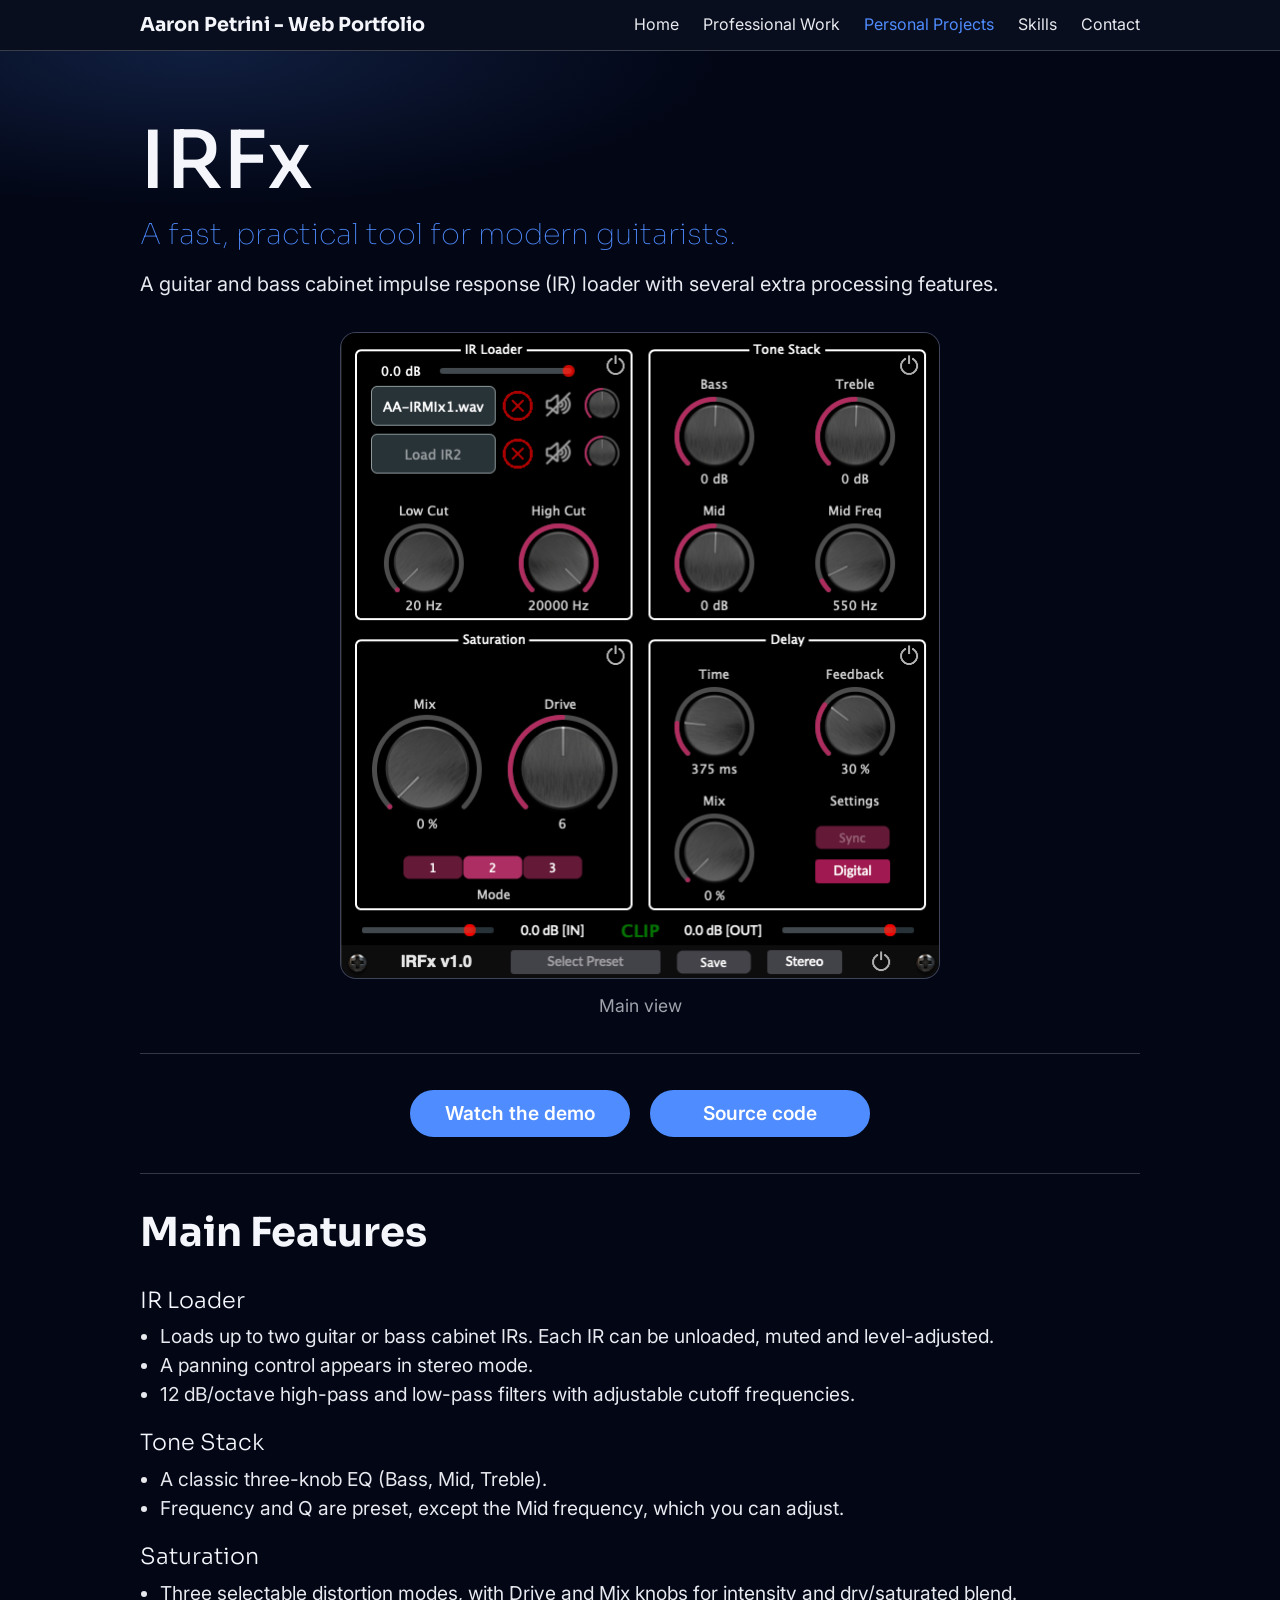
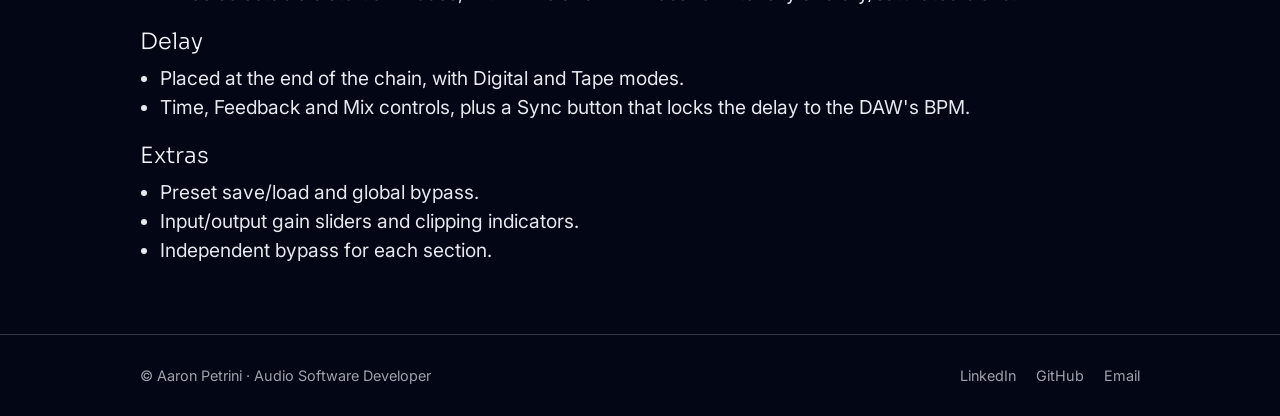
<file: irfx.html>
<!DOCTYPE html>
<html lang="en">
  <head>
    <meta charset="utf-8" />
    <title>IRFx — Aaron Petrini</title>
    <meta name="viewport" content="width=device-width, initial-scale=1" />
    <meta name="description" content="IRFx: A fast, practical tool for modern guitarists. A personal audio plugin project by Aaron Petrini, built with C++ and JUCE." />
    <meta name="robots" content="index, follow" />
    <link rel="preconnect" href="https://fonts.googleapis.com" />
    <link rel="preconnect" href="https://fonts.gstatic.com" crossorigin />
    <link href="https://fonts.googleapis.com/css2?family=Inter:wght@400;500;600;700&family=Sora:wght@600;700;800&display=swap" rel="stylesheet" />
    <link rel="stylesheet" href="style.css" />
  </head>
  <body>
    <header class="site-header">
      <div class="container header-inner">
        <a class="brand" href="index.html">Aaron Petrini - Web Portfolio</a>
        <nav aria-label="Main">
          <a href="index.html#home">Home</a>
          <a href="index.html#work">Professional Work</a>
          <div class="nav-dropdown">
            <a href="index.html#projects" class="active">Personal Projects</a>
            <div class="nav-menu">
              <a href="guitartools.html">GuitarTools</a>
              <a href="amppusher.html">AmpPusher</a>
              <a href="vocalcompressor.html">VocalCompressor</a>
              <a href="irfx.html" class="active" aria-current="page">IRFx</a>
              <a href="extremecomp.html">ExtremeComp</a>
            </div>
          </div>
          <a href="index.html#skills">Skills</a>
          <a href="index.html#contact">Contact</a>
        </nav>
      </div>
    </header>

    <main>
      <section class="project-hero">
        <div class="container">
          <h1>IRFx</h1>
          <p class="role">A fast, practical tool for modern guitarists.</p>
          <p class="lead">A guitar and bass cabinet impulse response (IR) loader with several extra processing features.</p>
        </div>
      </section>

      <section class="section section-plain">
        <div class="container">
          <div class="carousel">
            <img class="project-image is-active" src="images/irfx.png" data-caption="Main view" alt="IRFx main view" />
          </div>
          <p class="meta carousel-caption">Main view</p>
          <hr class="divider" />
          <div class="button-row">
            <a class="btn btn-primary" href="https://www.linkedin.com/posts/aaronpetrini_c-juce-audioprogramming-activity-7364081873012121601-_iK_" target="_blank" rel="noopener">Watch the demo</a>
            <a class="btn btn-primary" href="https://github.com/aaronpetrini96/IRFx" target="_blank" rel="noopener">Source code</a>
          </div>
          <hr class="divider" />
        </div>
      </section>

      <section class="section section-plain">
        <div class="container">
          <h2>Main Features</h2>
          <div class="feature-grid feature-list">
          <div class="feature-group">
            <h3>IR Loader</h3>
            <ul>
              <li>Loads up to two guitar or bass cabinet IRs. Each IR can be unloaded, muted and level-adjusted.</li>
              <li>A panning control appears in stereo mode.</li>
              <li>12 dB/octave high-pass and low-pass filters with adjustable cutoff frequencies.</li>
            </ul>
          </div>
          <div class="feature-group">
            <h3>Tone Stack</h3>
            <ul>
              <li>A classic three-knob EQ (Bass, Mid, Treble).</li>
              <li>Frequency and Q are preset, except the Mid frequency, which you can adjust.</li>
            </ul>
          </div>
          <div class="feature-group">
            <h3>Saturation</h3>
            <ul>
              <li>Three selectable distortion modes, with Drive and Mix knobs for intensity and dry/saturated blend.</li>
            </ul>
          </div>
          <div class="feature-group">
            <h3>Delay</h3>
            <ul>
              <li>Placed at the end of the chain, with Digital and Tape modes.</li>
              <li>Time, Feedback and Mix controls, plus a Sync button that locks the delay to the DAW&#x27;s BPM.</li>
            </ul>
          </div>
          <div class="feature-group">
            <h3>Extras</h3>
            <ul>
              <li>Preset save/load and global bypass.</li>
              <li>Input/output gain sliders and clipping indicators.</li>
              <li>Independent bypass for each section.</li>
            </ul>
          </div>
          </div>
        </div>
      </section>
    </main>

    <footer class="site-footer">
      <div class="container footer-inner">
        <span>© Aaron Petrini · Audio Software Developer</span>
        <nav class="footer-links" aria-label="Footer">
          <a href="https://www.linkedin.com/in/aaronpetrini/" target="_blank" rel="noopener">LinkedIn</a>
          <a href="https://github.com/aaronpetrini96" target="_blank" rel="noopener">GitHub</a>
          <a href="mailto:aaron.petrini96@gmail.com">Email</a>
        </nav>
      </div>
    </footer>
    <script src="carousel.js"></script>
  </body>
</html>
</file>
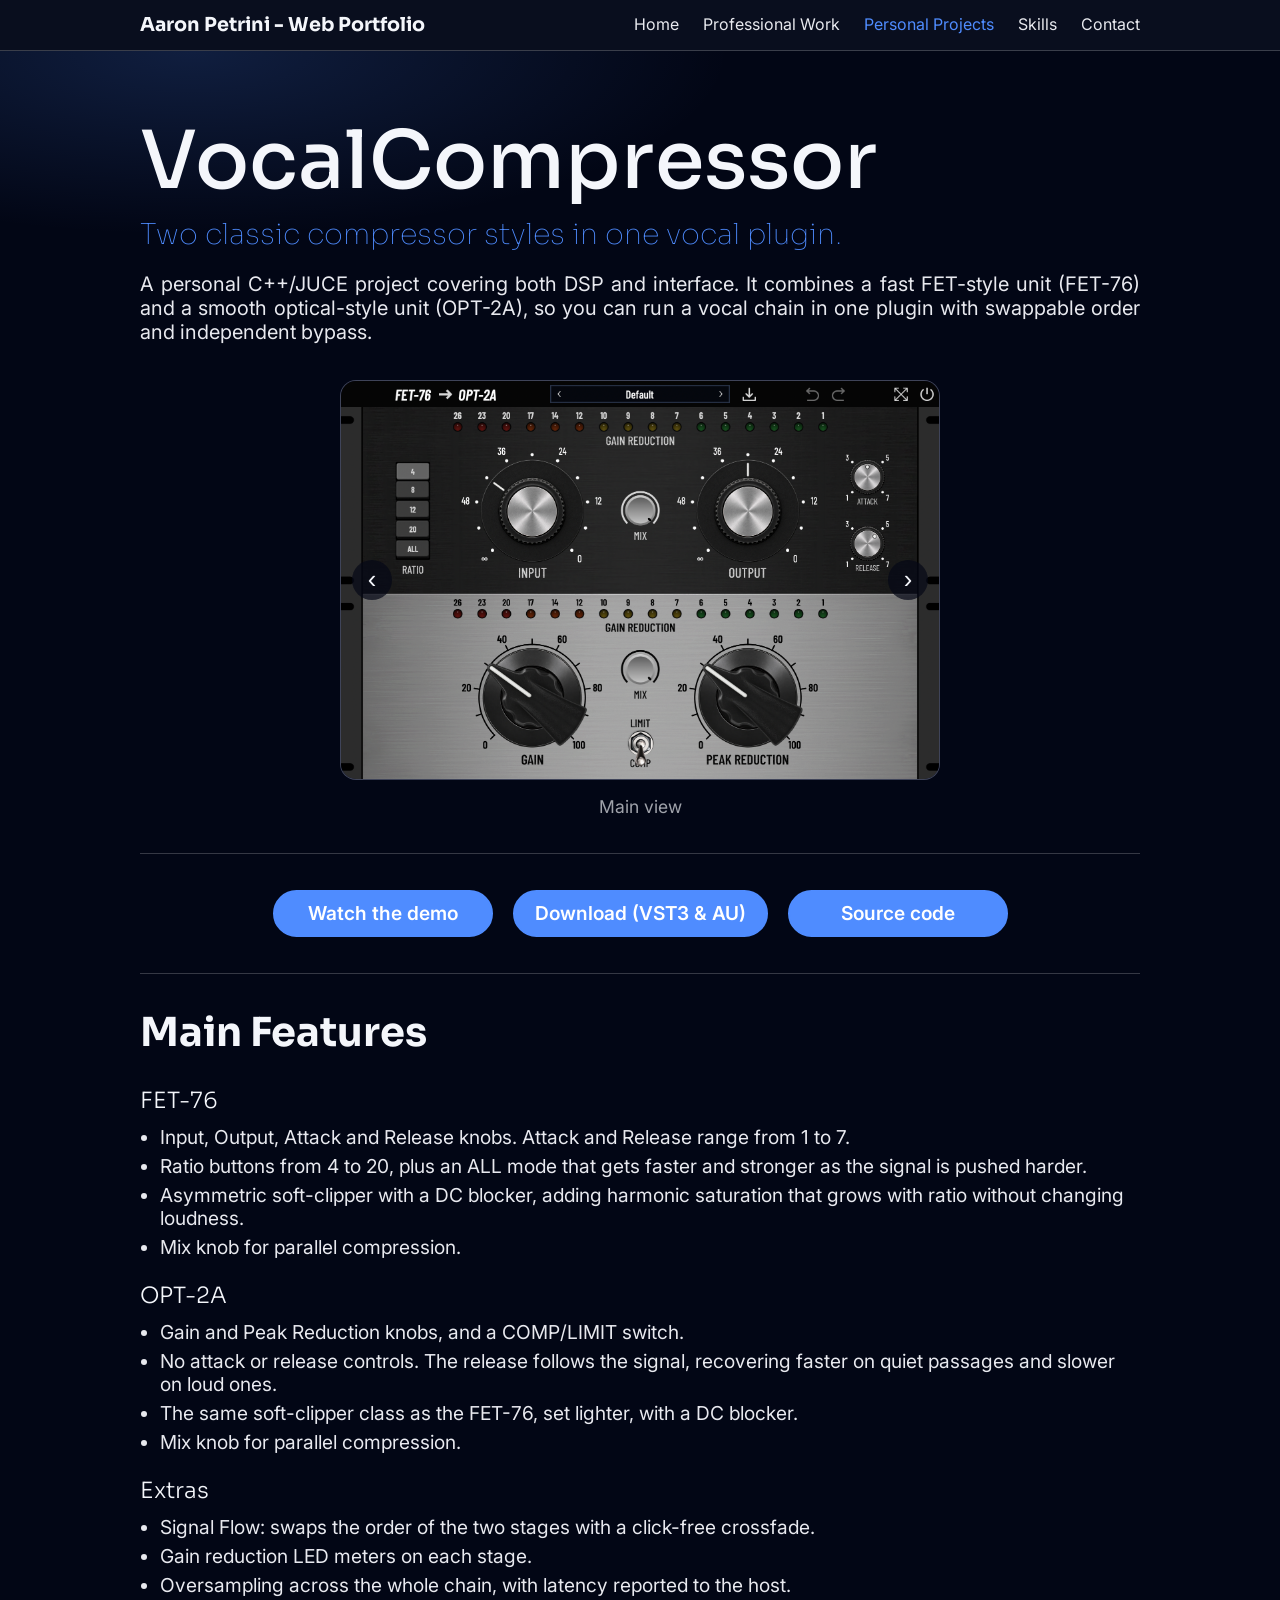
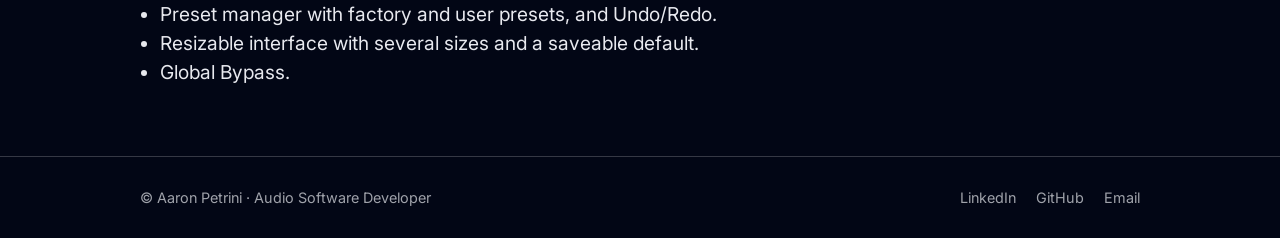
<file: vocalcompressor.html>
<!DOCTYPE html>
<html lang="en">
  <head>
    <meta charset="utf-8" />
    <title>VocalCompressor — Aaron Petrini</title>
    <meta name="viewport" content="width=device-width, initial-scale=1" />
    <meta name="description" content="VocalCompressor: Two classic compressor styles in one vocal plugin. A personal audio plugin project by Aaron Petrini, built with C++ and JUCE." />
    <meta name="robots" content="index, follow" />
    <link rel="preconnect" href="https://fonts.googleapis.com" />
    <link rel="preconnect" href="https://fonts.gstatic.com" crossorigin />
    <link href="https://fonts.googleapis.com/css2?family=Inter:wght@400;500;600;700&family=Sora:wght@600;700;800&display=swap" rel="stylesheet" />
    <link rel="stylesheet" href="style.css" />
  </head>
  <body>
    <header class="site-header">
      <div class="container header-inner">
        <a class="brand" href="index.html">Aaron Petrini - Web Portfolio</a>
        <nav aria-label="Main">
          <a href="index.html#home">Home</a>
          <a href="index.html#work">Professional Work</a>
          <div class="nav-dropdown">
            <a href="index.html#projects" class="active">Personal Projects</a>
            <div class="nav-menu">
              <a href="guitartools.html">GuitarTools</a>
              <a href="amppusher.html">AmpPusher</a>
              <a href="vocalcompressor.html" class="active" aria-current="page">VocalCompressor</a>
              <a href="irfx.html">IRFx</a>
              <a href="extremecomp.html">ExtremeComp</a>
            </div>
          </div>
          <a href="index.html#skills">Skills</a>
          <a href="index.html#contact">Contact</a>
        </nav>
      </div>
    </header>

    <main>
      <section class="project-hero">
        <div class="container">
          <h1>VocalCompressor</h1>
          <p class="role">Two classic compressor styles in one vocal plugin.</p>
          <p class="lead">A personal C++/JUCE project covering both DSP and interface. It combines a fast FET-style unit (FET-76) and a smooth optical-style unit (OPT-2A), so you can run a vocal chain in one plugin with swappable order and independent bypass.</p>
        </div>
      </section>

      <section class="section section-plain">
        <div class="container">
          <div class="carousel">
            <img class="project-image is-active" src="images/vocalcompressor_2.png" data-caption="Main view" alt="VocalCompressor main view" />
            <img class="project-image" src="images/vocalcompressor_1.png" data-caption="OPT-2A bypassed, with only the FET-76 compressing" alt="VocalCompressor with the OPT-2A bypassed" />
            <img class="project-image" src="images/vocalcompressor_3.png" data-caption="Swapped order: OPT-2A into FET-76" alt="VocalCompressor with the OPT-2A first" />
            <button class="carousel-btn carousel-prev" type="button" aria-label="Previous image">&lsaquo;</button>
            <button class="carousel-btn carousel-next" type="button" aria-label="Next image">&rsaquo;</button>
          </div>
          <p class="meta carousel-caption">Main view</p>
          <hr class="divider" />
          <div class="button-row">
            <a class="btn btn-primary" href="https://drive.google.com/file/d/1AkAbD-ZJJhVPQyZ_TPiCC4rSiJrOB2vN/view?usp=drive_link" target="_blank" rel="noopener">Watch the demo</a>
            <a class="btn btn-primary" href="https://ko-fi.com/s/42bd9bd5ca" target="_blank" rel="noopener">Download (VST3 &amp; AU)</a>
            <a class="btn btn-primary" href="https://github.com/aaronpetrini96/VocalCompressor" target="_blank" rel="noopener">Source code</a>
          </div>
          <hr class="divider" />
        </div>
      </section>

      <section class="section section-plain">
        <div class="container">
          <h2>Main Features</h2>
          <div class="feature-grid feature-list">
          <div class="feature-group">
            <h3>FET-76</h3>
            <ul>
              <li>Input, Output, Attack and Release knobs. Attack and Release range from 1 to 7.</li>
              <li>Ratio buttons from 4 to 20, plus an ALL mode that gets faster and stronger as the signal is pushed harder.</li>
              <li>Asymmetric soft-clipper with a DC blocker, adding harmonic saturation that grows with ratio without changing loudness.</li>
              <li>Mix knob for parallel compression.</li>
            </ul>
          </div>
          <div class="feature-group">
            <h3>OPT-2A</h3>
            <ul>
              <li>Gain and Peak Reduction knobs, and a COMP/LIMIT switch.</li>
              <li>No attack or release controls. The release follows the signal, recovering faster on quiet passages and slower on loud ones.</li>
              <li>The same soft-clipper class as the FET-76, set lighter, with a DC blocker.</li>
              <li>Mix knob for parallel compression.</li>
            </ul>
          </div>
          <div class="feature-group">
            <h3>Extras</h3>
            <ul>
              <li>Signal Flow: swaps the order of the two stages with a click-free crossfade.</li>
              <li>Gain reduction LED meters on each stage.</li>
              <li>Oversampling across the whole chain, with latency reported to the host.</li>
              <li>Preset manager with factory and user presets, and Undo/Redo.</li>
              <li>Resizable interface with several sizes and a saveable default.</li>
              <li>Global Bypass.</li>
            </ul>
          </div>
          </div>
        </div>
      </section>
    </main>

    <footer class="site-footer">
      <div class="container footer-inner">
        <span>© Aaron Petrini · Audio Software Developer</span>
        <nav class="footer-links" aria-label="Footer">
          <a href="https://www.linkedin.com/in/aaronpetrini/" target="_blank" rel="noopener">LinkedIn</a>
          <a href="https://github.com/aaronpetrini96" target="_blank" rel="noopener">GitHub</a>
          <a href="mailto:aaron.petrini96@gmail.com">Email</a>
        </nav>
      </div>
    </footer>
    <script src="carousel.js"></script>
  </body>
</html>
</file>
<file: style.css>
/* Simple static styles — no animations, no scripts. */
:root {
  --bg: #020615;
  --bg-card: #151825;
  --border: rgba(255, 255, 255, 0.2);
  --text: #f4f6fb;
  --text-secondary: rgba(244, 246, 251, 0.95);
  --text-muted: rgba(244, 246, 251, 0.65);
  --accent: #4f8cff;
  --font-display: "Sora", "Inter", system-ui, sans-serif;
  --font-body: "Inter", system-ui, -apple-system, sans-serif;
}

* {
  box-sizing: border-box;
}

html {
  scroll-behavior: smooth;
  scroll-padding-top: 20px;
  scroll-snap-type: y proximity;
}

body {
  margin: 0;
  background: var(--bg);
  color: var(--text);
  font-family: var(--font-body);
  font-size: 1.2rem;
  line-height: 1.2;
}

a {
  color: var(--accent);
}

a:focus-visible {
  outline: 2px solid var(--accent);
  outline-offset: 3px;
  border-radius: 4px;
}

.container {
  width: min(1000px, 100% - 48px);
  margin-inline: auto;
}

/* Header */
.site-header {
  position: sticky;
  top: 0;
  z-index: 10;
  background: rgba(11, 16, 32, 0.9);
  border-bottom: 1px solid var(--border);
}

.header-inner {
  display: flex;
  align-items: center;
  justify-content: space-between;
  flex-wrap: wrap;
  gap: 8px 24px;
  min-height: 50px;
}

.brand {
  font-family: var(--font-display);
  font-weight: 700;
  color: var(--text);
  text-decoration: none;
}

.site-header nav {
  display: flex;
  flex-wrap: wrap;
  gap: 4px 24px;
}

.site-header nav a {
  color: var(--text-secondary);
  text-decoration: none;
  font-size: 1rem;
}

.site-header nav a:hover {
  color: var(--text);
}

.site-header nav a.active {
  color: var(--accent);
}

.nav-dropdown {
  position: relative;
  display: flex;
}

.nav-menu {
  display: none;
  position: absolute;
  top: calc(100% + 22px);
  left: -16px;
  min-width: 180px;
  padding: 8px 0;
  background: var(--bg-card);
  border: 1px solid var(--border);
  border-radius: 12px;
  z-index: 20;
}

.nav-menu::before {
  content: "";
  position: absolute;
  inset: -23px 0 100%;
}

.nav-dropdown:hover .nav-menu,
.nav-dropdown:focus-within .nav-menu {
  display: block;
}

.nav-menu a {
  display: block;
  padding: 8px 16px;
}

/* Hero */
.hero {
  padding: 70px 0 96px;
  background: radial-gradient(60% 80% at 20% 0%, rgba(79, 140, 255, 0.25), transparent 90%);
}

h1,
h2,
h3 {
  font-family: var(--font-display);
  line-height: 1.15;
  margin: 0;
  text-align: left;
}

h1 {
  font-size: clamp(2.5rem, 12vw, 5rem);
  font-weight: 500;
  letter-spacing: 0.01rem;
}

.role {
  margin: 10px 0 0;
  font-family: var(--font-display);
  font-size: clamp(1rem, 4vw, 1.8rem);
  font-weight: 100;
  color: var(--accent);
}

.hero h1,
.hero .role {
  text-align: center;
}

.lead {
  margin: 20px 0px 0;
  font-size: 1.25rem;
  color: var(--text-secondary);
  text-align: justify;
}

.intro-card {
  margin-top: 40px;
  padding-top: 36px;
  border-top: 1px solid var(--border);
  /* padding: 32px 40px;
  background: var(--bg-card);
  border: 1px solid var(--border);
  border-radius: 16px; */
}

.intro-card .lead:first-child {
  margin-top: 0;
}

.explore-title {
  margin-top: 40px;
  padding-top: 36px;
  border-top: 1px solid var(--border);
}

.button-row {
  display: flex;
  flex-wrap: wrap;
  gap: 20px;
  margin-top: 36px;
  justify-content: center;
}

.hero-tools {
  display: flex;
  flex-wrap: wrap;
  justify-content: center;
  align-items: center;
  gap: 24px;
  padding: 0;
  margin: 10px;
  list-style: none;
}

.hero-tools li {
  display: flex;
  flex-direction: column;
  align-items: center;
  gap: 8px;
  font-size: 1rem;
  color: var(--text);
  width: 110px;
}

.hero-tools img {
  display: block;
  width:  70px;
  height: 70px;
  object-fit: contain;
  margin-top: 15px;
}

.hero-tools + .hero-tools {
  margin-top: 15px;
}

.hero-tools-main img {
  width: 100px;
  height: 100px;
}

.hero-tools .rounded-icon {
  border-radius: 22%;
}

.last-updated {
  margin: 16px 0 0;
  text-align: left;
  font-size: 0.9rem;
  color: var(--text-muted);
}

.btn {
  display: inline-block;
  padding: 10px 20px;
  border-radius: 999px;
  font-weight: 600;
  text-decoration: none;
  border: 2px solid var(--border);
}

.hero .btn,
.button-row .btn {
  min-width: 220px;
  box-sizing: border-box;
  display: inline-flex;
  align-items: center;
  justify-content: center;
  gap: 10px;
}

.btn-primary {
  background: var(--accent);
  border-color: var(--accent);
  color: #fff;
}

.btn-primary:hover {
  background: #7aa8ff;
}

/* Sections */
.section {
  padding: 72px 0;
  border-top: 1px solid var(--border);
}

.section-plain {
  border-top: 0;
}

.project-hero + .section-plain {
  padding-top: 0;
  padding-bottom: 36px;
}

.section-plain + .section-plain {
  padding-top: 0;
}

main section[id] {
  min-height: calc(100vh - 50px);
  scroll-snap-align: start;
}

#skills {
  min-height: 0;
}

h2 {
  font-size: 2.5rem;
  text-decoration: underline;
  text-decoration-color: transparent; 
  text-decoration-thickness: 1px;
  text-underline-offset: 8px;
}

.section-intro {
  margin: 36px 0;
  color: var(--text-secondary);
}

.grid {
  display: grid;
  grid-template-columns: 1fr;
  gap: 40px;
}

#projects .grid {
  grid-template-columns: 1fr 1fr;
  margin-top: 36px;
}

#projects .card {
  align-items: flex-start;
}

#projects .card-wide {
  grid-column: 1 / -1;
}

#projects .card-plain {
  padding-bottom: 0;
}

#projects .card-body-img[src="images/guitartools.png"] {
  width: 94.8%;
}

#projects .pedal-pair .card-body-img {
  flex: none;
  width: 46.8%;
  margin-inline: 0;
  border: 0;
}

#projects .card-body-img[src="images/vocalcompressor.png"] {
  width: 59.2%;
}

#projects .card-body-img[src="images/irfx.png"] {
  width: 76.5%;
}

#projects .card-body-img[src="images/extremecomp.png"] {
  width: 78.6%;
}

#work .grid {
  margin-top: 36px;
}

.card {
  display: flex;
  align-items: center;
  gap: 32px;
}

.card img {
  display: block;
  flex: 0 0 45%;
  width: 45%;
  aspect-ratio: 16 / 10;
  object-fit: contain;
}

@media (max-width: 720px) {
  .card {
    flex-direction: column;
    align-items: stretch;
    gap: 16px;
  }

  .card img {
    flex: none;
    width: 100%;
  }

  #projects .grid {
    grid-template-columns: 1fr;
  }

  .lead,
  .card-plain .card-body p:not(.image-caption) {
    text-align: left;
  }
}

#work .card {
  flex-direction: column;
  align-items: stretch;
  gap: 16px;
  width: 100%;
  max-width: 900px;
  margin: 0 auto;
}

#work .card.card-plain {
  max-width: none;
}

#work .card img {
  flex: none;
  width: 100%;
}

.card-body {
  flex: 1;
  padding: 20px;
  background: var(--bg-card);
  border: 1px solid var(--border);
  border-radius: 20px;
}

.card-plain .card-body {
  padding: 0;
  background: none;
  border: none;
}

.card-body .card-body-img {
  display: block;
  width: 100%;
  height: auto;
  margin: 20px 0 20px;
  aspect-ratio: auto;
}

.card-body .card-body-img + .card-subtitle {
  margin-top: 0;
  padding-top: 10px;
  border-top: 1px solid var(--border);
}

.card-body p + .card-subtitle {
  margin-top: 16px;
  padding-top: 10px;
  border-top: 1px solid var(--border);
}

.card-subtitle {
  margin: 8px 0 0;
  font-family: var(--font-display);
  font-size: 1.24rem;
  font-weight: 300;
  text-align: left;
}

h3 {
  font-size: 2.25rem;
  text-align: center;
  font-weight: 300;
}

.card-body p {
  margin: 0px 0 0;
  color: var(--text-secondary);
  text-align: justify;
  font-size: 1.1rem;
}

.card-plain .card-body .card-body-img {
  max-width: 700px;
  margin-inline: auto;
  margin-bottom: 0;
  margin-top: 16px;
  border-radius: 10px;
  border: 2px solid var(--border);
}

.card-plain .card-body .card-body-img + .card-subtitle,
.card-plain .card-body p + .card-subtitle {
  margin-top: 40px;
  padding-top: 0;
  border-top: 0;
}

.card-plain {
  padding-bottom: 40px;
}

.card-plain:last-child {
  padding-bottom: 0;
}

.card-plain .card-subtitle {
  font-size: 1.5rem;
  font-weight: 300;
  /* letter-spacing: -0.02em; */
}

.image-pair {
  position: relative;
  max-width: 420px;
  aspect-ratio: 1666 / 2000;
  margin: 16px auto 0;
  border: 2px solid var(--border);
  border-radius: 10px;
  overflow: hidden;
}

.pair-img {
  position: absolute;
  inset: 0;
  width: 100%;
  height: 100%;
  opacity: 0;
  animation: pair-fade 8s infinite;
}

.pair-img:last-child {
  animation-delay: -4s;
}

.image-pair:hover .pair-img {
  animation-play-state: paused;
}

@keyframes pair-fade {
  0%, 40% {
    opacity: 1;
  }
  50%, 90% {
    opacity: 0;
  }
  100% {
    opacity: 1;
  }
}

.card-body .chips {
  gap: 8px;
  margin-top: 24px;
}

.card-body .chips li {
  padding: 3px 12px;
  font-size: .8rem;
}

.card-body .image-caption {
  margin: 10px 0 0;
  text-align: center;
  font-size: 0.9rem;
  color: var(--text-muted);
}

.card-plain .card-body p:not(.image-caption) {
  margin: 20px 0 0;
  font-size: 1.15rem;
  color: var(--text-secondary);
  text-align: justify;
}

.card-plain .card-body .card-subtitle + p:not(.image-caption) {
  margin-top: 20px;
}

#projects .card-plain .card-body p {
  text-align: center;
}

#projects .card-plain .card-body .card-body-img {
  margin-top: 10px;
}

#projects .card-body h3 + .image-caption {
  color: var(--text-secondary);
  font-size: 1rem;
}

.card-body h3 a {
  color: inherit;
  text-decoration: none;
}

.card-body h3 a:hover {
  color: var(--accent);
}

.card-img-link {
  display: block;
}

.card-img-link:hover img {
  filter: brightness(1.1);
}

.pedal-pair {
  display: flex;
  justify-content: center;
  gap: 24px;
}

.card-body h3 a::after {
  content: "";
  display: inline-block;
  width: 0.6em;
  height: 0.6em;
  margin-left: 12px;
  background: var(--accent);
  -webkit-mask: url("data:image/svg+xml,%3Csvg xmlns='http://www.w3.org/2000/svg' viewBox='0 0 24 24' fill='none' stroke='black' stroke-width='2.2' stroke-linecap='round' stroke-linejoin='round'%3E%3Cpath d='M10 13a5 5 0 0 0 7.54.54l3-3a5 5 0 0 0-7.07-7.07l-1.72 1.71'/%3E%3Cpath d='M14 11a5 5 0 0 0-7.54-.54l-3 3a5 5 0 0 0 7.07 7.07l1.71-1.71'/%3E%3C/svg%3E") center / contain no-repeat;
  mask: url("data:image/svg+xml,%3Csvg xmlns='http://www.w3.org/2000/svg' viewBox='0 0 24 24' fill='none' stroke='black' stroke-width='2.2' stroke-linecap='round' stroke-linejoin='round'%3E%3Cpath d='M10 13a5 5 0 0 0 7.54.54l3-3a5 5 0 0 0-7.07-7.07l-1.72 1.71'/%3E%3Cpath d='M14 11a5 5 0 0 0-7.54-.54l-3 3a5 5 0 0 0 7.07 7.07l1.71-1.71'/%3E%3C/svg%3E") center / contain no-repeat;
  transition: transform 0.15s ease;
}

.card-body h3 a:hover::after {
  transform: scale(1.15);
}

/* Skills */
.chips {
  display: flex;
  flex-wrap: wrap;
  gap: 10px;
  padding: 0;
  margin: 24px 0 0;
  list-style: none;
}

.chips li {
  padding: 6px 16px;
  border: 1px solid var(--border);
  border-radius: 999px;
  background: var(--bg-card);
  color: var(--text-secondary);
}

/* Contact */
.contact-buttons {
  justify-content: flex-start;
  margin: 0 0 36px;
}

.contact-details {
  margin: 0;
}

.contact-details dt {
  color: var(--text-muted);
  font-size: 0.95rem;
}

.contact-details dd {
  margin: 4px 0 24px;
}

.contact-details dd:last-child {
  margin-bottom: 0;
}

/* Footer */
.site-footer {
  padding: 32px 0;
  border-top: 1px solid var(--border);
  color: var(--text-muted);
  font-size: 0.9rem;
}

.footer-inner {
  display: flex;
  flex-wrap: wrap;
  justify-content: space-between;
  gap: 12px 24px;
}

.footer-links {
  display: flex;
  gap: 20px;
}

.footer-links a {
  color: inherit;
  text-decoration: none;
}

.footer-links a:hover {
  color: var(--text);
}

.quick-links-title {
  margin: 40px 0 0;
  font-size: 1.2rem;
  color: var(--text-mute);
}

.social-icons {
  display: flex;
  justify-content: flex-start;
  gap: 12px;
  margin-top: 12px;
}

.social-icons a {
  display: block;
  width: 40px;
  height: 40px;
}

.social-icons a:hover {
  filter: brightness(1.25);
}

.social-icons img {
  display: block;
  width: 100%;
  height: 100%;
}

@media (prefers-reduced-motion: reduce) {
  .pair-img {
    animation: none;
  }

  .pair-img:first-child {
    opacity: 1;
  }

  html {
    scroll-behavior: auto;
  }
}

/* Project pages */
.project-hero {
  padding: 64px 0 36px;
  background: radial-gradient(60% 80% at 15% 0%, rgba(79, 140, 255, 0.18), transparent 70%);
}

.meta {
  margin: 16px 0 0;
  color: var(--text-muted);
  font-size: 1.1rem;
}

.project-image + .meta,
.carousel + .meta {
  text-align: center;
}

.project-image {
  display: block;
  width: 100%;
  max-width: 600px;
  margin-inline: auto;
  border: 1px solid var(--border);
  border-radius: 16px;
  background: #0f1530;
}

.divider {
  margin: 36px 0 0;
  border: 0;
  border-top: 1px solid var(--border);
}

.carousel {
  position: relative;
  max-width: 600px;
  margin-inline: auto;
}

.carousel-narrow {
  max-width: 300px;
}

.carousel-narrow .project-image {
  border: 0;
  background: none;
}

.carousel .project-image {
  position: absolute;
  inset: 0;
  height: 100%;
  object-fit: contain;
  opacity: 0;
  transition: opacity 0.3s;
}

.carousel .project-image:first-child {
  position: relative;
  height: auto;
}

.carousel .project-image.is-active {
  opacity: 1;
}

.carousel-btn {
  position: absolute;
  top: 50%;
  translate: 0 -50%;
  width: 40px;
  height: 40px;
  border: 0;
  border-radius: 999px;
  background: rgba(5, 8, 22, 0.7);
  color: var(--text);
  font-size: 1.6rem;
  cursor: pointer;
}

.carousel-prev {
  left: 12px;
}

.carousel-next {
  right: 12px;
}

.feature-grid {
  display: grid;
  grid-template-columns: repeat(auto-fit, minmax(min(100%, 460px), 1fr));
  gap: 24px;
  margin-top: 32px;
}

.feature-list {
  grid-template-columns: 1fr;
}

.feature-list .feature-group {
  background: none;
  border: 0;
  padding: 0;
}

.feature-list h3 {
  font-size: 1.4rem;
  text-align: left;
}

.feature-group {
  background: var(--bg-card);
  border: 1px solid var(--border);
  border-radius: 16px;
  padding: 24px;
}

.feature-group ul {
  margin: 12px 0 0;
  padding-left: 20px;
  color: var(--text-secondary);
}

.feature-group li + li {
  margin-top: 6px;
}
</file>
